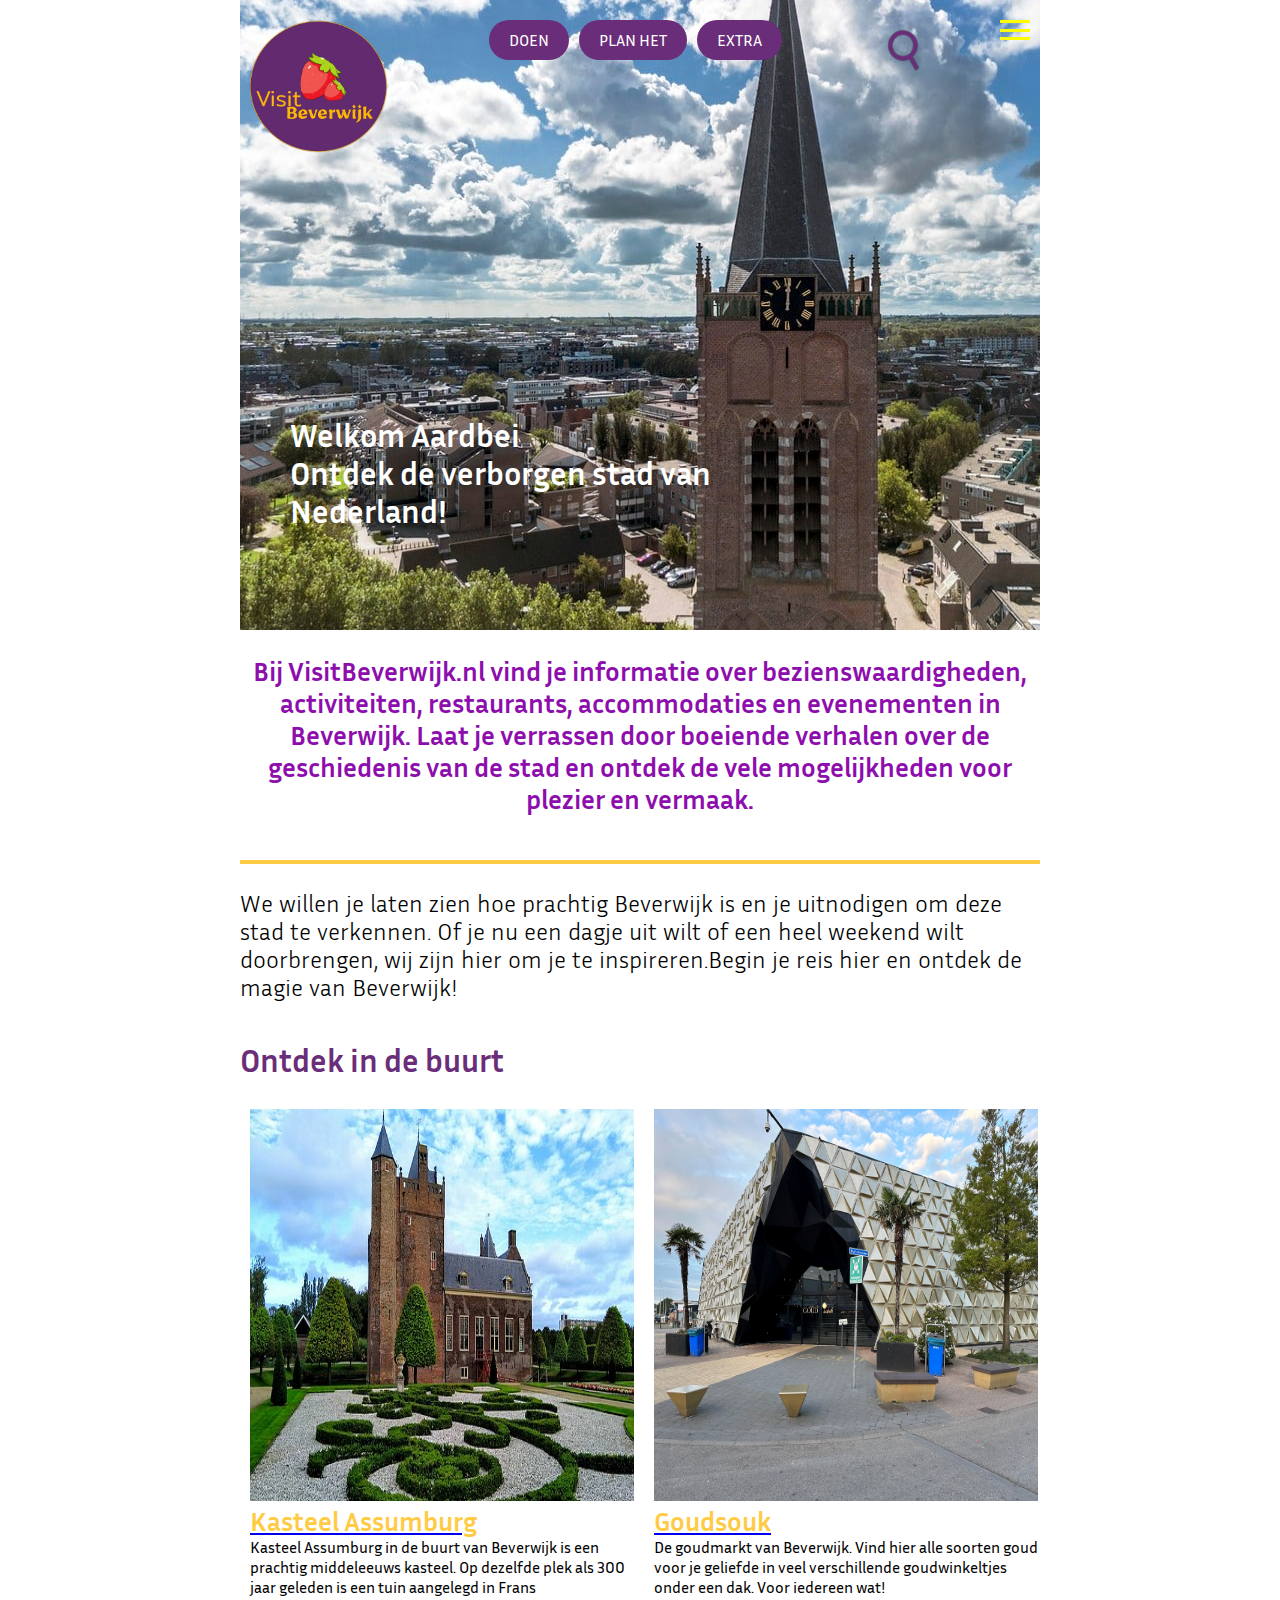
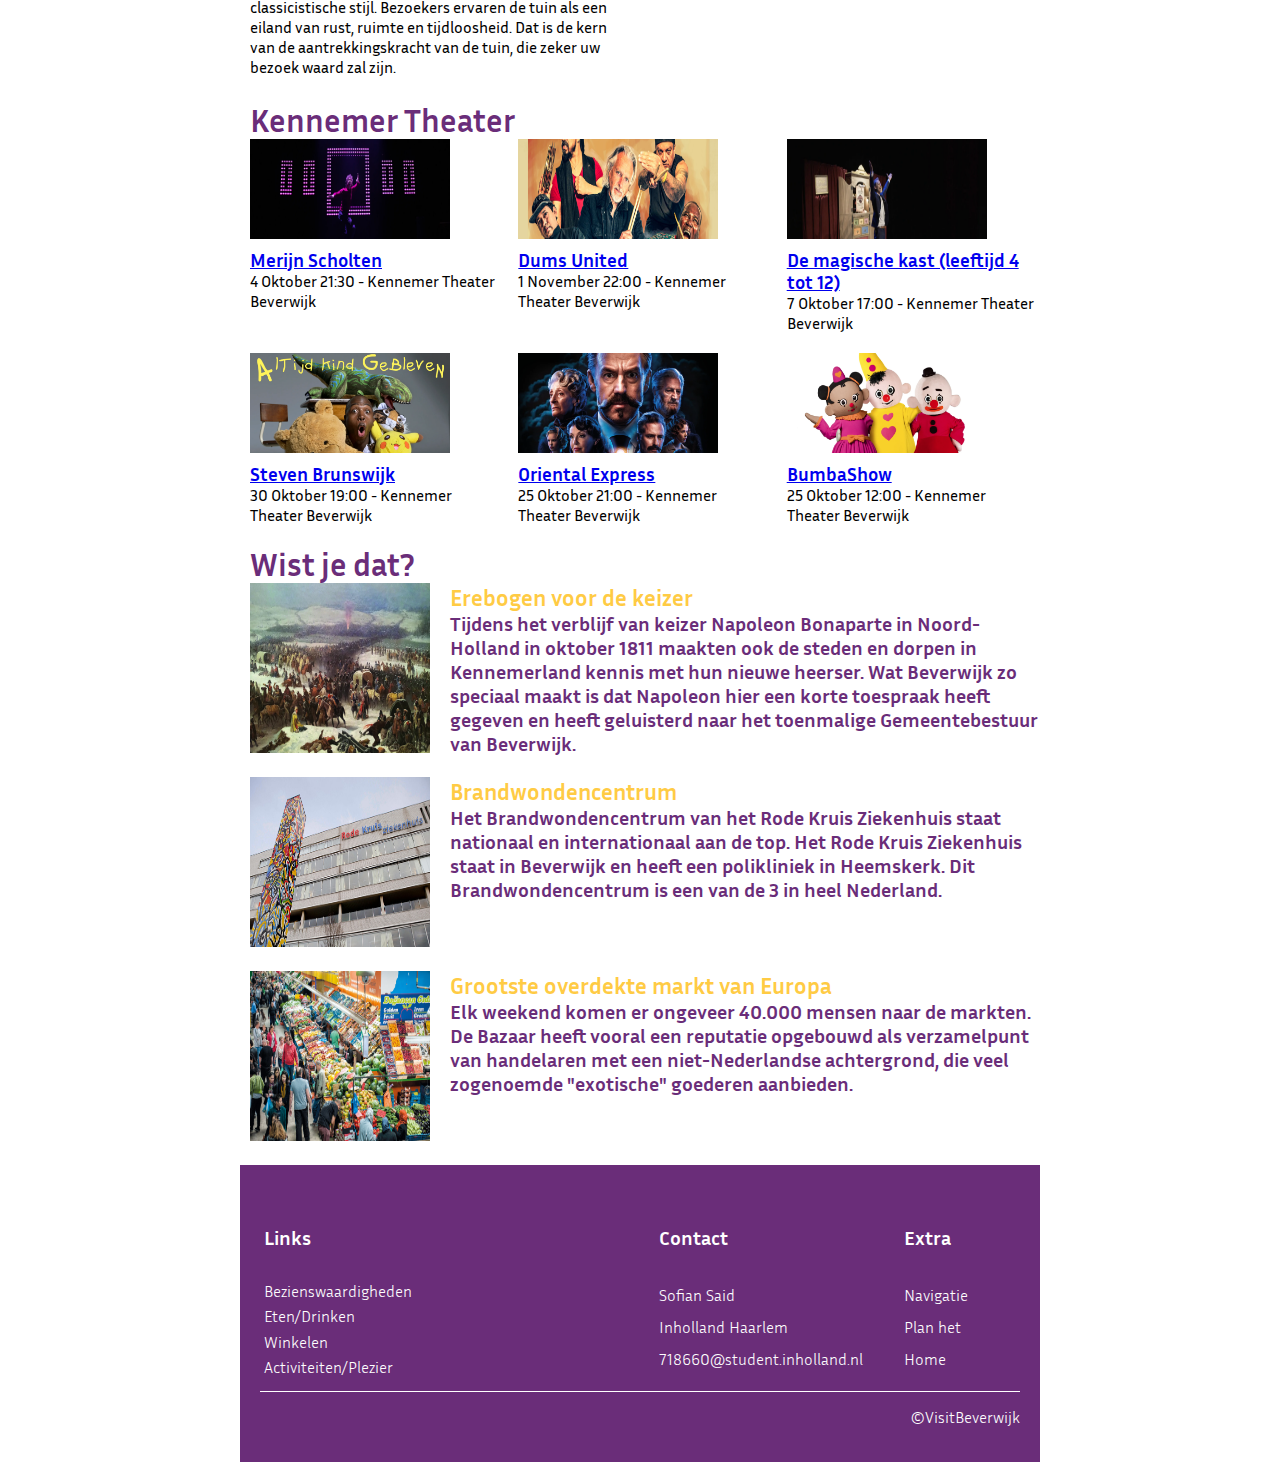
<file: index.html>
<!DOCTYPE html>

<html>
    <head>
        <meta charset="UTF-8">
        <meta name="description" content="Website voor Beverwijkbezoekers">
        <meta name="author" content="Sofian Said">
        <link rel="stylesheet" href="css/websitestyle.css" type="text/css">
        <link rel="icon" href="img/favicon-16x16.png" type="image/png">
        <link rel="preconnect" href="https://fonts.googleapis.com">
        <link rel="preconnect" href="https://fonts.gstatic.com" crossorigin>
        <link href="https://fonts.googleapis.com/css2?family=Inria+Sans:ital,wght@0,300;0,400;0,700;1,300;1,400;1,700&display=swap" rel="stylesheet">

        <title>VisitBeverwijk</title>
    </head>
    <body>
        <header id="bovenkant">

            <!--logo-->
            <img title="Logo" id="websitelogo" src="img/LOGOVOORWEBSITE_93x100.png" alt="Website Logo"/>
            <!-- hor nav-->
            <nav id="mainnav" class="verticale-menu">
                <ul>
                    <li>
                        <a href="doen.html">
                            Doen
                        </a>
                    </li>
                    <li>
                        <a href="#" >
                            Plan het
                        </a>
                    </li>
                    <li>
                        <a href="#" >
                            Extra
                        </a>
                    </li>
                </ul>
            </nav>
            <!--zoek-->
            <a id="vraag" href="#" onclick="openSearch()">
                <img src="img/zoeklogo.png" alt="Search Icon"/>
            </a>
            <script>
                function openSearch() 
                { 
                    alert("Zoek...");
                }
            </script>
        
        <input type="checkbox" id="menu-toggle">
            <label for="menu-toggle" class="hamburger">
                <span></span>
                <span></span>
                <span></span>
            </label>

            <nav class="menu">
                <ul>
                    <li><a href="#">Bezienswaardigheden</a></li>
                    <li><a href="#">Winkelen</a></li>
                    <li><a href="#">Eten/drinken</a></li>
                    <li><a href="#">Activiteiten</a></li>
                </ul>
            </nav>

            <!-- payoff -->
            <h1 id="payoff">
                    
                    <p><strong>Welkom Aardbei</strong><p>Ontdek de verborgen stad van Nederland!</p>
            </h1>
        </header>

        <section id="eersteintro">
            <p>Bij VisitBeverwijk.nl vind je informatie over bezienswaardigheden, activiteiten, restaurants, accommodaties en evenementen in Beverwijk. Laat je verrassen door boeiende verhalen over de geschiedenis van de stad en ontdek de vele mogelijkheden voor plezier en vermaak.</p>
        </section>
        <section class="lijn"></section>

        <section id="tweedeintro">
            <p>We willen je laten zien hoe prachtig Beverwijk is en je 
                uitnodigen om deze stad te verkennen. Of je nu een dagje 
                uit wilt of een heel weekend wilt doorbrengen, wij zijn 
                hier om je te inspireren.Begin je reis hier en ontdek de magie van Beverwijk!

            </p>
            
        </section>

        <h1>Ontdek in de buurt</h1>

        <section id="ontdeksectie">
            <article id="assumburg" class="article">
                <a href="https://www.kasteeltuinassumburg.nl/">
                <img title="kasteelassumburg" id="kasteelassumburg" src="/img/kasteelassumburg.jpg" alt="Foto van Kasteel">
                <h3>Kasteel Assumburg</h3>
                </a>
                <p>Kasteel Assumburg in de buurt van Beverwijk is een prachtig middeleeuws kasteel. Op dezelfde plek als 300 jaar geleden is een tuin aangelegd in Frans classicistische stijl. Bezoekers ervaren de tuin als een eiland van rust, ruimte en tijdloosheid. Dat is de kern van de aantrekkingskracht van de tuin, die zeker uw bezoek waard zal zijn.</p>
            </article>
            <article id="goudsouk" class="article">
                <a href="https://debazaar.nl/hallen/goudsouk/">
                <img title="goudsouk" id="goudsouk" src="/img/goudsouk.png" alt="Foto van goudsouk">
                <h3>Goudsouk</h3>
                </a>
                <p>De goudmarkt van Beverwijk. Vind hier alle soorten goud voor je geliefde in veel verschillende goudwinkeltjes onder een dak. Voor iedereen wat!</p>
            </article>
        </section>
        <h2 class="kennemertheater">Kennemer Theater</h2>
        <section id="kennemertheatersection">            
            <article id="Merijn" class="article-inhoud">
            <a href="https://www.kennemertheater.nl/">
                <img title="Merijnscholtenfoto" id="Merijnscholtenfoto" src="/img/evenement11536x480.webp" alt="Merijn Scholten">
                <h3>Merijn Scholten</h3>
            </a>
                <p>4 Oktober 21:30 - Kennemer Theater Beverwijk</p>
            </article>
            <article id="Dums" class="article-inhoud">
            <a href="https://www.kennemertheater.nl/">
                <img title="Dums" id="Dumsunitedfoto" src="/img/evenement2.webp" alt="Dumsunited">                
                <h3>Dums United</h3>
            </a>
                <p>1 November 22:00 - Kennemer Theater Beverwijk</p>
            </article>
            <article id="Magisch" class="article-inhoud">
            <a href="https://www.kennemertheater.nl/">
                <img title="MagischeKaart" id="MagischeKaartfoto" src="/img/evenement3.webp" alt="MagischeKaart">                
                <h3>De magische kast (leeftijd 4 tot 12)</h3>
            </a>
                <p>7 Oktober 17:00 - Kennemer Theater Beverwijk</p>
            </article>
            <article id="Steven" class="article-inhoud">
            <a href="https://www.kennemertheater.nl/">
                <img title="Stevenbrunswijk" id="Stevenbrunswijkfoto" src="/img/evenemnt5.webp" alt="Stevenbrunswijk">                
                <h3>Steven Brunswijk</h3>
            </a>
                <p>30 Oktober 19:00 - Kennemer Theater Beverwijk</p>
            </article>
            <article id="Murder" class="article-inhoud">
            <a href="https://www.kennemertheater.nl/">
                <img title="Oriental" id="MurderOrientalfoto" src="/img/img16980_orig-1536x720.webp" alt="MurderOriental">                
                <h3>Oriental Express</h3>
            </a>
                <p>25 Oktober 21:00 - Kennemer Theater Beverwijk</p>
            </article>
            <article id="Bumba" class="article-inhoud">
            <a href="https://www.kennemertheater.nl/">
                <img title="Bumba" id="BumbaShow" src="/img/6.webp" alt="BumbaShow">                
                <h3>BumbaShow</h3>
            </a>
                <p>25 Oktober 12:00 - Kennemer Theater Beverwijk</p>
            </article>
        </section>
        <section id="wistjedat" class="wistjedat-inhoud">
            <h2>Wist je dat?</h2>
            <article class="articletext">
                <figure class="figure-inhoud">
                    <img title="Napoleon" id="fotovannapoleon" src="img/29466947-fb0d-47c0-9230-eac54c869a49_thumb1440.webp"  alt="Napoleon"> 
                </figure>
                <article class="articles-inhoud">
                    <h3>Erebogen voor de keizer</h3>
                    <p>
                        Tijdens het verblijf van keizer Napoleon Bonaparte in
                        Noord-Holland in oktober 1811 maakten ook de steden en dorpen in
                        Kennemerland kennis met hun nieuwe heerser. Wat Beverwijk zo
                        speciaal maakt is dat Napoleon hier een korte toespraak heeft
                        gegeven en heeft geluisterd naar het toenmalige Gemeentebestuur
                        van Beverwijk.
                    </p>
                </article>
            </article>
            <article class="articletext">
                <figure class="figure-inhoud">
                    <img title="rodekruis" id="fotovanziekenhuis" src="img/Wim-Meijer-Fotografie_MG_9884-715x407-715x407.jpg"  alt="RodeKruis">
                </figure>
                <article class="articles-inhoud">
                    <h3>Brandwondencentrum</h3>
                    <p>
                        Het Brandwondencentrum van het Rode Kruis Ziekenhuis staat
                        nationaal en internationaal aan de top. Het Rode Kruis
                        Ziekenhuis staat in Beverwijk en heeft een polikliniek in
                        Heemskerk. Dit Brandwondencentrum is een van de 3 in heel
                        Nederland.
                    </p>
                </article>
            </article>
            <article class="articletext">
                <figure class="figure-inhoud">
                    <img title="bazaar" id="fotovanbazaar" src="img/Bazaar_Beverwijk05.jpg"  alt="Bazaar">
                </figure>
                <article class="articles-inhoud">
                    <h3>Grootste overdekte markt van Europa</h3>
                    <p>
                        Elk weekend komen er ongeveer 40.000 mensen naar de markten. De Bazaar heeft vooral een reputatie opgebouwd als verzamelpunt van handelaren met een niet-Nederlandse achtergrond, die veel zogenoemde "exotische" goederen aanbieden.
                    </p>
                </article>
            </article>
        </section>
        
     <footer id="onderkant">
        <section class="footer-inhoud">
            <article class="links">
                <h3>Links</h3>
                <ul>
                    <li><a href="bezienswaardigheden.html">Bezienswaardigheden</a></li>
                    <li><a href="eten.html">Eten/Drinken</a></li>
                    <li><a href="winkelen.html">Winkelen</a></li>
                    <li><a href="activiteiten.html">Activiteiten/Plezier</a></li>
                </ul>
            </article>
            <section class="contact">
                <h3>Contact</h3>
                <p>Sofian Said</p>
                <p>Inholland Haarlem</p>
                <p>718660@student.inholland.nl</p>

            </section>
            <section class="extra">
                <h3>Extra</h3>
                <article>
                <ul>
                    <li><a href="#">Navigatie</a></li>
                    <li><a href="#">Plan het</a></li>
                    <li><a href="index.html">Home</a></li>
                </ul>
                </article>
            </section>

        </section>
        <section class="copyright">&copy;VisitBeverwijk</section>
     </footer>
    </body>
</html>
</file>
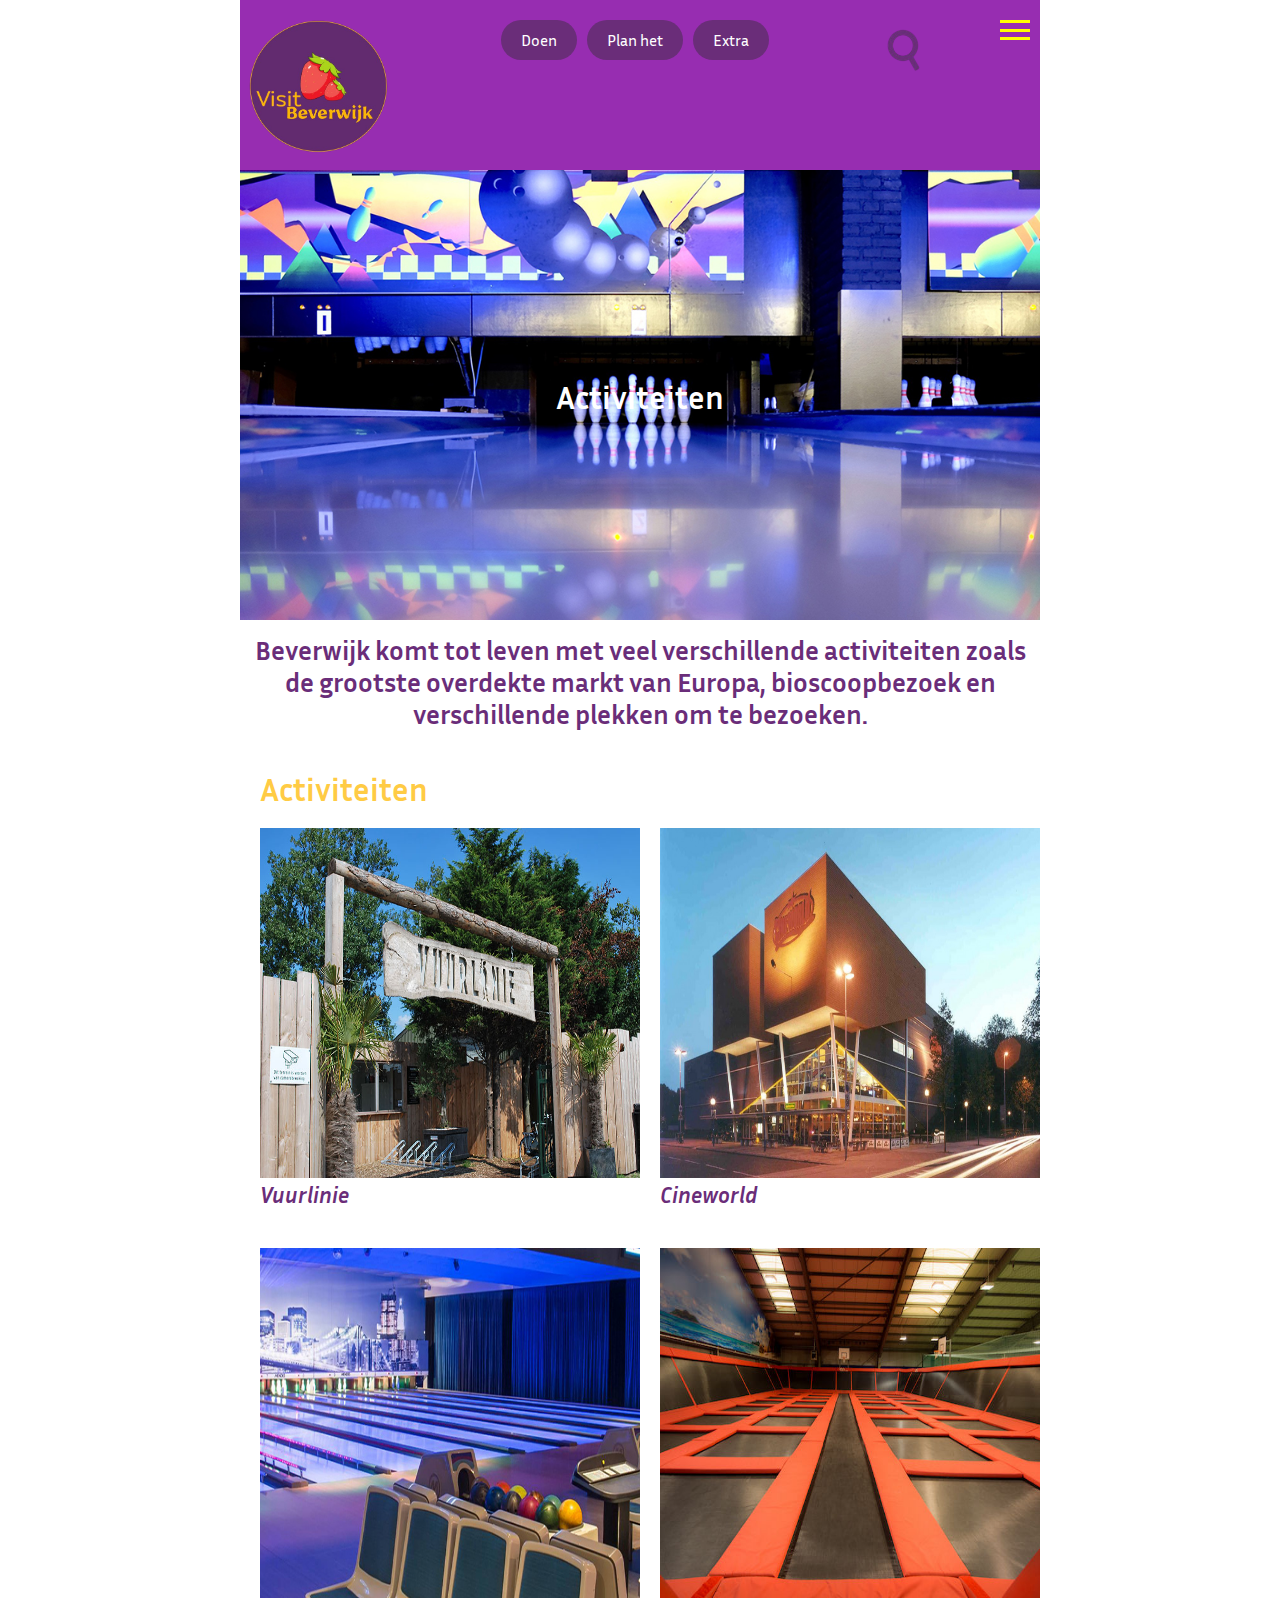
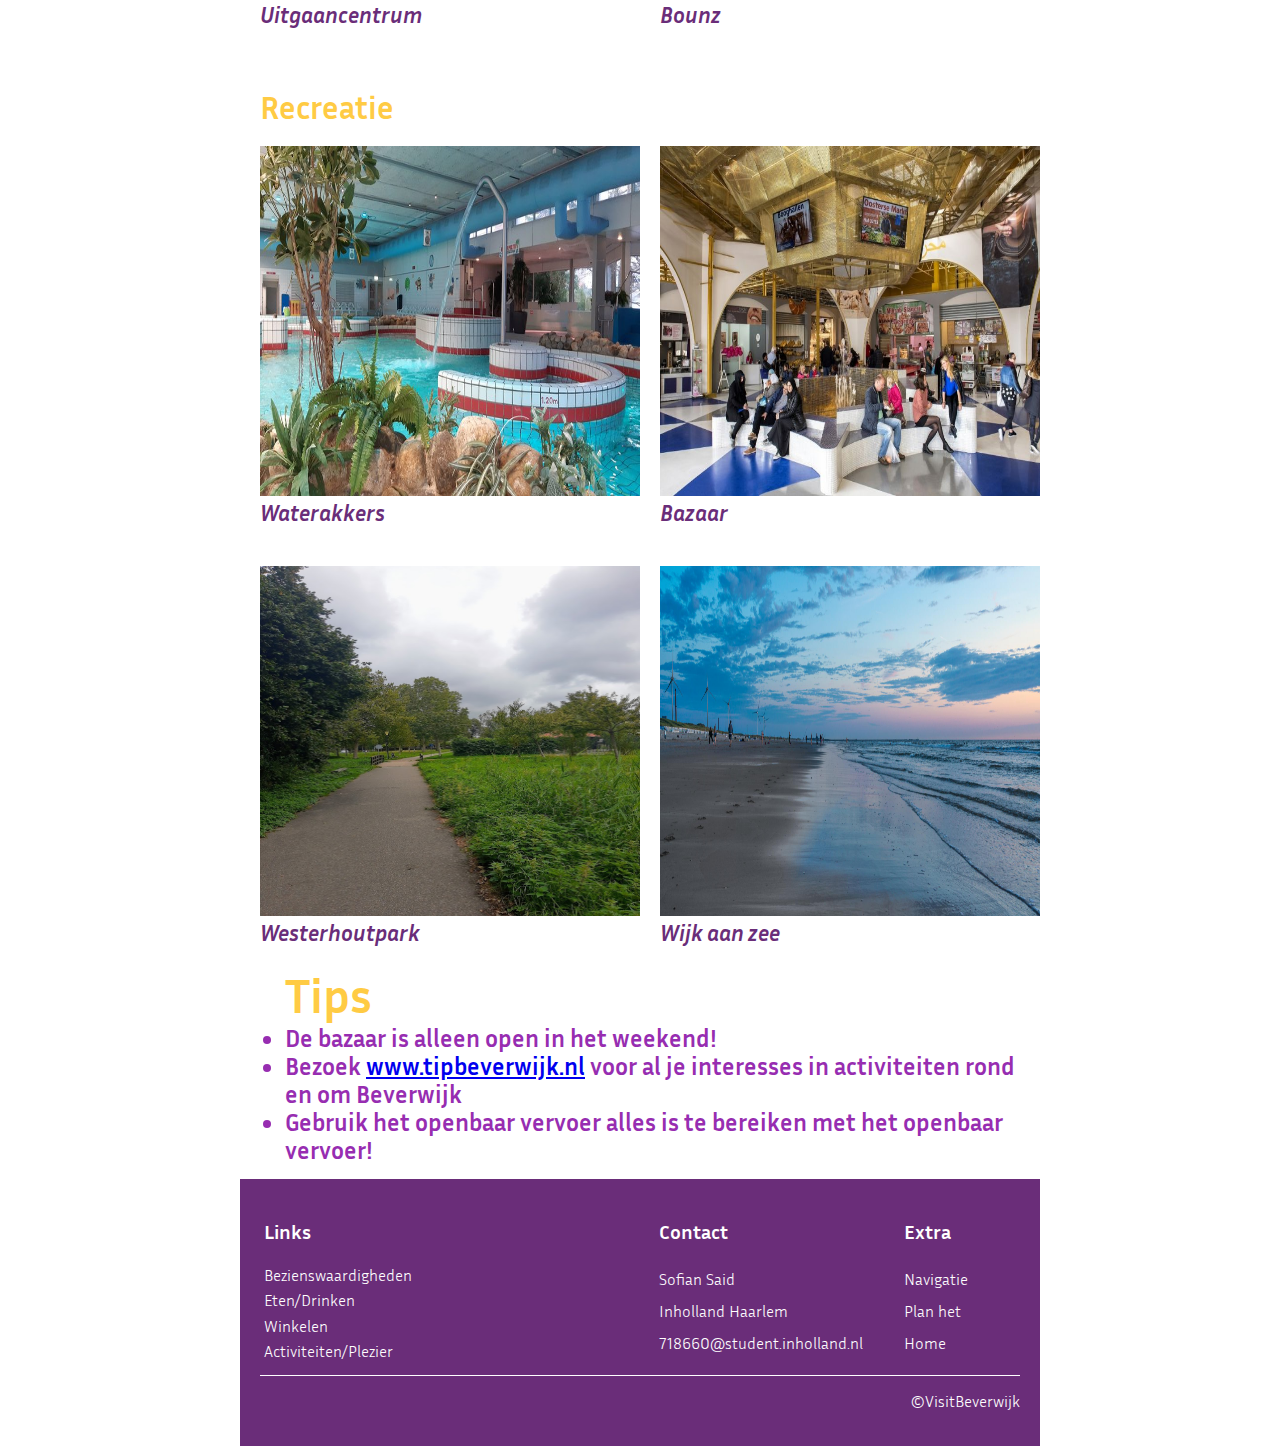
<file: activiteiten.html>
<!DOCTYPE html>
<html lang="en">
<head>
    <meta charset="UTF-8">
    <meta name="viewport" content="width=device-width, initial-scale=1.0">
    <meta name="author" content="Sofian Said">
    <link rel="stylesheet" href="css/detailpagina2en3.css" type="text/css">
    <link rel="icon" href="img/favicon-16x16.png" type="image/png">
    <link href="https://fonts.googleapis.com/css2?family=Inria+Sans:ital,wght@0,300;0,400;0,700;1,300;1,400;1,700&display=swap" rel="stylesheet">
    <title>Activiteiten</title>
</head>

<body>
    <header id="bovenkantdetail">
        <section class="header-content">
            <a href="index.html">
            <img title="Logo" id="websitelogo" src="img/LOGOVOORWEBSITE_93x100.png" alt="Website Logo"/>
            </a>
            <nav id="mainnav" class="verticale-menu">
                <ul>
                    <li>
                        <a href="doen.html">
                            Doen
                        </a>
                    </li>
                    <li>
                        <a href="#" >
                            Plan het
                        </a>
                    </li>
                    <li>
                        <a href="#" >
                            Extra
                        </a>
                    </li>
                </ul>
            </nav>
    
            <a id="vraag" href="#" onclick="openSearch()">
                <img title="zoeklogo" src="img/zoeklogo.png" alt="Search Icon"/>
            </a>
            <script>
                function openSearch() 
                { 
                    alert("Zoek...");
                }
            </script>
        
            <input type="checkbox" id="menu-toggle">
            <label for="menu-toggle" class="hamburger">
                <span></span>
                <span></span>
                <span></span>
            </label>
    
            <nav class="menu">
                <ul>
                    <li><a href="bezienswaardigheden.html">Bezienswaardigheden</a></li>
                    <li><a href="winkelen.html">Winkelen</a></li>
                    <li><a href="eten.html">Eten/drinken</a></li>
                    <li><a href="activiteiten.html">Activiteiten</a></li>
                </ul>
            </nav>
        </section>
        </header>

        <section id="introfoto">
            <img title="bowlen" src="/img/Bowlingbaan.jpg" alt="foto bowlen">
            <h1>
                <strong>Activiteiten</strong>
            </h1>
            </section>
    
            <p class="introtext">
                Beverwijk komt tot leven met veel verschillende activiteiten zoals de grootste overdekte markt van Europa, bioscoopbezoek en verschillende plekken om te bezoeken.            
            </p>

            <section id="eten-drinken">
                <h1 class="Uitgebreid-eten">Activiteiten</h1>
        
                <article class="vierfotos">
                <figure>
                    <a href="https://vuurlinie-events.nl/" target="_blank">
                    <img title="vuurlinie" src="/img/Vuurlinie.jpg" alt="vuurlinie">
                    <figcaption>
                        <em>Vuurlinie</em>
                    </figcaption>
                    </a>
                </figure>
        
                <figure>
                    <a href="https://www.cineworld.nl/" target="_blank">
                    <img title="cineworld" src="/img/cineworld.jpg" alt="cineworld">
                    <figcaption>
                        <em>Cineworld</em>
                    </figcaption>
                    </a>
                </figure>
                </article>
        
                <article class="vierfotos">
                <figure>
                    <a href="https://bij45.nl/" target="_blank">
                    <img title="bobz" src="/img/bobs-22070609180929.jpg" alt="bobz">
                    <figcaption>
                        <em>Uitgaancentrum</em>
                    </figcaption>
                    </a>
                </figure>
        
                <figure>
                    <a href="https://www.tipbeverwijk.nl/locations/bounz/" target="_blank">
                    <img title="bounz" src="/img/bounz.jpg" alt="bounz">
                    <figcaption>
                        <em>Bounz</em>
                    </figcaption>
                    </a>
                </figure>
                </article>
                </section>
        
                <section id="eten-drinken">
                    <h1 class="snel-eten">Recreatie</h1>
            
                    <article class="vierfotos">
                    <figure>
                        <a href="https://waterakkers.sportfondsen.nl/" target="_blank">
                        <img title="waterakers"  src="/img/waterakkers.jpg" alt="waterakers">
                        <figcaption>
                            <em>Waterakkers</em>
                        </figcaption>
                        </a>
                    </figure>
            
                    <figure>
                        <a href="https://debazaar.nl/" target="_blank">
                        <img title="bazaar" src="/img/activiteitenbazaar.jpg" alt="Bazaar">
                        <figcaption>
                            <em>Bazaar</em>
                        </figcaption>
                        </a>
                    </figure>
                    </article>
            
                    <article class="vierfotos">
                    <figure>
                        <a href="https://www.wandel.nl/routes/beverwijk/" target="_blank">
                        <img title="park" src="/img/wandelen.jpg" alt="park">
                        <figcaption>
                            <em>Westerhoutpark</em>
                        </figcaption>
                        </a>
                    </figure>
            
                    <figure>
                        <a href="https://wijkaanzee.net/nl/strand.php" target="_blank">
                        <img title="strand" src="/img/wijkaanzee.jpg" alt="strand">
                        <figcaption>
                            <em>Wijk aan zee</em>
                        </figcaption>
                        </a>
                    </figure>
                    </article>
                    </section>

                    <section id="tips-section" class="tip-section">
                        <article class="tips">
                            <h1>Tips</h1>
                            <ul>
                                <li>De bazaar is alleen open in het weekend!</li>
                                <li>Bezoek <a href="https://www.tipbeverwijk.nl" target="_blank">www.tipbeverwijk.nl</a> voor al je interesses in activiteiten rond en om Beverwijk</li>
                                <li>Gebruik het openbaar vervoer alles is te bereiken met het openbaar vervoer!</li>
                            </ul>
                        </article>
                    </section>

                <footer id="onderkant">
                    <section class="footer-inhoud">
                        <article class="links">
                            <h3>Links</h3>
                            <ul>
                                <li><a href="bezienswaardigheden.html">Bezienswaardigheden</a></li>
                                <li><a href="eten.html">Eten/Drinken</a></li>
                                <li><a href="winkelen.html">Winkelen</a></li>
                                <li><a href="activiteiten.html">Activiteiten/Plezier</a></li>
                            </ul>
                        </article>
                        <section class="contact">
                            <h3>Contact</h3>
                            <p>Sofian Said</p>
                            <p>Inholland Haarlem</p>
                            <p>718660@student.inholland.nl</p>
            
                        </section>
                        <section class="extra">
                            <h3>Extra</h3>
                            <article>
                            <ul>
                                <li><a href="#">Navigatie</a></li>
                                <li><a href="#">Plan het</a></li>
                                <li><a href="index.html">Home</a></li>
                            </ul>
                        </article>
                        </section>
            
                    </section>
                    <section class="copyright">&copy;VisitBeverwijk</section>
                </footer>
</body>
</html>
</file>
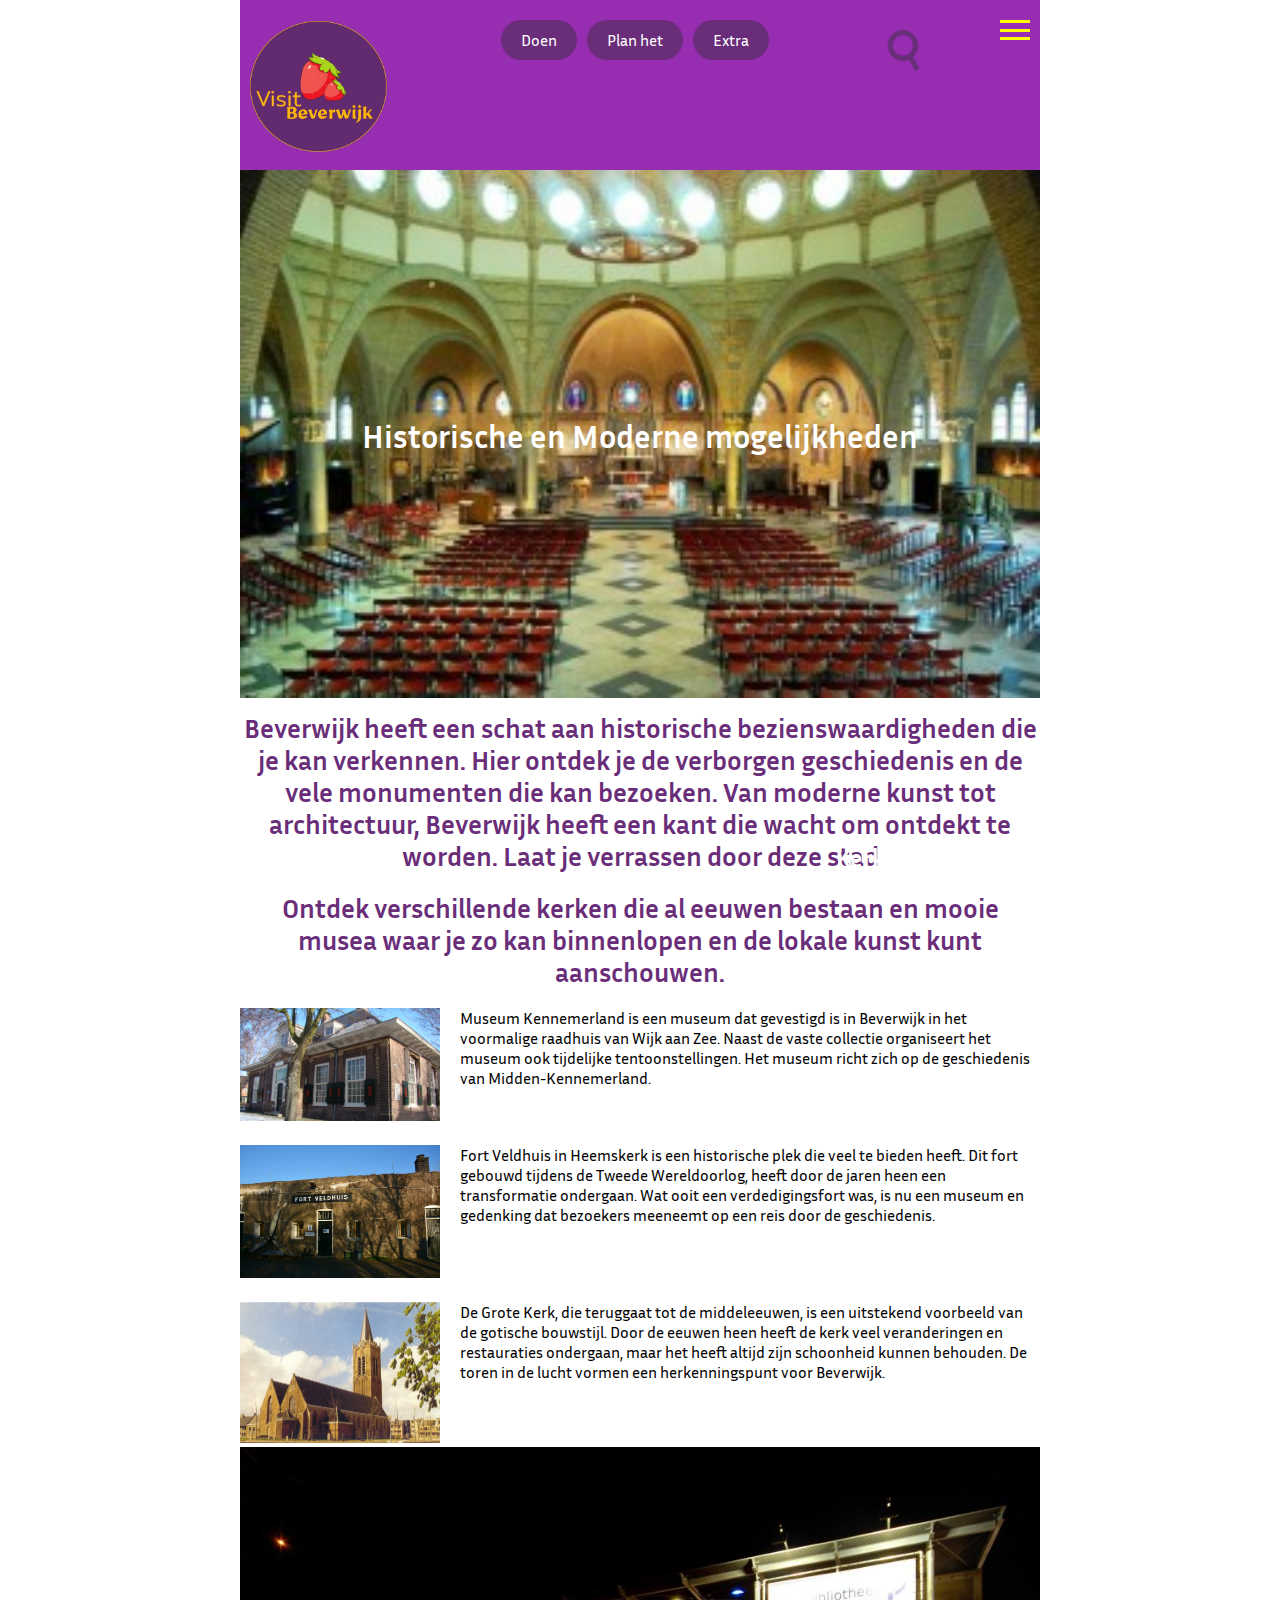
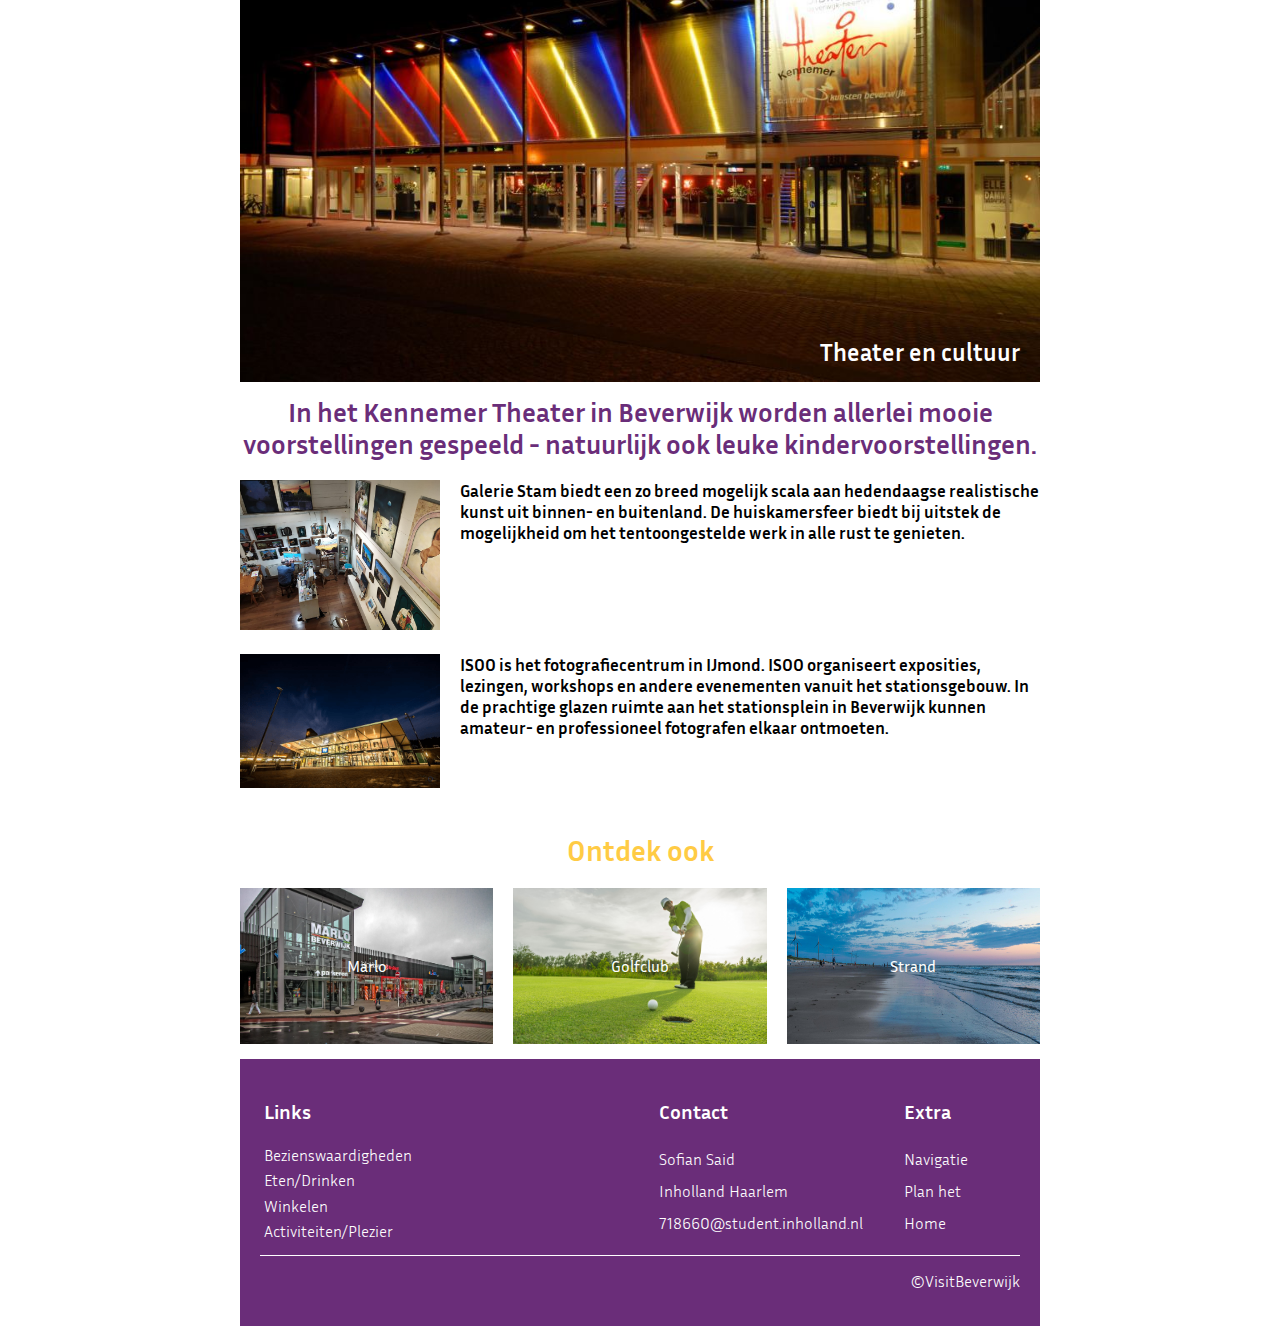
<file: bezienswaardigheden.html>
<!DOCTYPE html>
<html lang="en">
<head>
    <meta charset="UTF-8">
    <meta name="viewport" content="width=device-width, initial-scale=1.0">
    <meta name="description" content="inhoud detailpagina 2">
    <meta name="author" content="Sofian Said">
    <link rel="stylesheet" href="css/detailpagina2en3.css" type="text/css">
    <link rel="icon" href="img/favicon-16x16.png" type="image/png">
    <link href="https://fonts.googleapis.com/css2?family=Inria+Sans:ital,wght@0,300;0,400;0,700;1,300;1,400;1,700&display=swap" rel="stylesheet">

    <title>Bezienswaardigheden</title>
</head>
<body>
    <header id="bovenkantdetail">
        <section class="header-content">
        <a href="index.html">
        <img title="Logo" id="websitelogo" src="img/LOGOVOORWEBSITE_93x100.png" alt="Website Logo"/>
        </a>
        <nav id="mainnav" class="verticale-menu">
            <ul>
                <li>
                    <a href="doen.html">
                        Doen
                    </a>
                </li>
                <li>
                    <a href="#" >
                        Plan het
                    </a>
                </li>
                <li>
                    <a href="#" >
                        Extra
                    </a>
                </li>
            </ul>
        </nav>

        <a id="vraag" href="#" onclick="openSearch()">
            <img title="zoeklogo" src="img/zoeklogo.png" alt="Search Icon"/>
        </a>
        <script>
            function openSearch() 
            { 
                alert("Zoek...");
            }
        </script>
    
        <input type="checkbox" id="menu-toggle">
        <label for="menu-toggle" class="hamburger">
            <span></span>
            <span></span>
            <span></span>
        </label>

        <nav class="menu">
            <ul>
                <li><a href="bezienswaardigheden.html">Bezienswaardigheden</a></li>
                <li><a href="eten.html">Eten/drinken</a></li>
                <li><a href="winkelen.html">Winkelen</a></li>
                <li><a href="activiteiten.html">Activiteiten</a></li>
            </ul>
        </nav>
        </section>
    </header>

    <section id="introfoto">
        <img title="binnekantkerk" src="/img/fototoptekstkerk.jpg" alt="foto binnenkant kerk">
        <h1>
            <p>Historische en Moderne mogelijkheden</p>
        </h1>
    </section>

        <p class="introtext">
        Beverwijk heeft een schat aan historische bezienswaardigheden die je kan verkennen. Hier ontdek je de verborgen geschiedenis en de vele monumenten die kan bezoeken. Van moderne kunst tot architectuur, Beverwijk heeft een kant die wacht om ontdekt te worden. Laat je verrassen door deze stad
        </p>

    <section class="eerstefotomettext">
        <im title="kerk" src="/img/sint-agathakerk-beverwijk.jpg" alt="foto van kerk">
        <h2>Kerken en musea</h2>
    </section>

    <p class="textondereerstefoto">
        Ontdek verschillende kerken die al eeuwen bestaan en mooie musea waar je zo kan binnenlopen en de lokale kunst kunt aanschouwen.
    </p>

    <section id="fotosvanplek-text">
        <article class="text-foto">
            <figure class="inhoud-figure">
                <img title="kennemerland" id="museakennemerland" src="img/musea kennemerland.jpg" alt="foto van musea Kennemerland">
            </figure>
            <article class="articlestext-inhoud">
                <p>
                    Museum Kennemerland is een museum dat gevestigd is in Beverwijk in het voormalige raadhuis van Wijk aan Zee. Naast de vaste collectie organiseert het museum ook tijdelijke tentoonstellingen. Het museum richt zich op de geschiedenis van Midden-Kennemerland.
                </p>
            </article>
        </article>

        <article class="text-foto">
            <figure class="inhoud-figure">
                <img title="fortveldhuis" id="fortveldhuis" src="img/fortveldhuis.jpg" alt="foto van fortveldhuis">
            </figure>
            <article class="articlestext-inhoud">
                <p>
                    Fort Veldhuis in Heemskerk is een historische plek die veel te bieden heeft. Dit fort gebouwd tijdens de Tweede Wereldoorlog, heeft door de jaren heen een transformatie ondergaan. Wat ooit  een verdedigingsfort was, is nu een museum en gedenking dat bezoekers meeneemt op een reis door de geschiedenis.
                </p>
            </article>
        </article>

        <article class="text-foto">
            <figure class="inhoud-figure">
                <img title="grotekerk" id="grotekerk" src="img/grote kerk.jpg" alt="foto van de grote kerk">
            </figure>
            <article class="articlestext-inhoud">
                <p>
                    De Grote Kerk, die teruggaat tot de middeleeuwen, is een uitstekend voorbeeld van de gotische bouwstijl. Door de eeuwen heen heeft de kerk veel veranderingen en restauraties ondergaan, maar het heeft altijd zijn schoonheid kunnen behouden. De toren in de lucht vormen een herkenningspunt voor Beverwijk.
                </p>
            </article>
        </article>
    </section>

    <section class="tweedefotomettext">
        <img title="theater" src="/img/kennemer_theater_uitagenda.jpg" alt="foto van theater">
        <h2>Theater en cultuur</h2>
    </section>

    <p class="textondereerstefoto">
        In het Kennemer Theater in Beverwijk worden allerlei mooie voorstellingen gespeeld - natuurlijk ook leuke kindervoorstellingen.
    </p>

    <section id="fotosvantweedeplek-text">
        <article class="text-tweedefoto">
            <figure class="inhoud-figuretwee">
                <img title="galeriestam" id="galeriestam" src="img/galerie-atelier-stam.jpg" alt="foto van galeriestam">
            </figure>
            <article class="articlestexttweede-inhoud">
                <p>
                    Galerie Stam biedt een zo breed mogelijk scala aan hedendaagse realistische kunst uit binnen- en buitenland. De huiskamersfeer biedt bij uitstek de mogelijkheid om het tentoongestelde werk in alle rust te genieten.                
                </p>
            </article>
        </article>

        <article class="text-tweedefoto">
            <figure class="inhoud-figuretwee">
                <img title="isoo" id="isoo" src="img/isoo.png" alt="foto van isoo">
            </figure>
            <article class="articlestexttweede-inhoud">
                <p>
                    ISOO is het fotografiecentrum in IJmond. ISOO organiseert exposities, lezingen, workshops en andere evenementen vanuit het stationsgebouw. In de prachtige glazen ruimte aan het stationsplein in Beverwijk kunnen amateur- en professioneel fotografen elkaar ontmoeten.                
                </p>
            </article>
        </article>
    </section>
    
    <p class="ontdektekst">
        Ontdek ook
    </p>
    
    <section id="ontdekfotos">
        <figure>
            <a href="https://marlobeverwijk.nl/">
                <img title="marlo" src="/img/marloterein.webp" alt="Foto marlo">
                <figcaption>Marlo</figcaption>
            </a>
        </figure>

        <figure>
            <a href="https://www.heemskerksegolfclub.nl/">
                <img title="golfclub" src="/img/golfheemskerk.jpg" alt="Foto golfclub">
                <figcaption>Golfclub</figcaption>
            </a>
        </figure>

        <figure>
            <a href="https://wijkaanzee.net/nl/strand.php">
                <img title="strand" src="/img/wijkaanzee.jpg" alt="Foto strand">
                <figcaption>Strand</figcaption>
            </a>
        </figure>
    </section>

    <footer id="onderkant">
        <section class="footer-inhoud">
            <article class="links">
                <h3>Links</h3>
                <ul>
                    <li><a href="bezienswaardigheden.html">Bezienswaardigheden</a></li>
                    <li><a href="eten.html">Eten/Drinken</a></li>
                    <li><a href="winkelen.html">Winkelen</a></li>
                    <li><a href="activiteiten.html">Activiteiten/Plezier</a></li>
                </ul>
            </article>
            <section class="contact">
                <h3>Contact</h3>
                <p>Sofian Said</p>
                <p>Inholland Haarlem</p>
                <p>718660@student.inholland.nl</p>

            </section>
            <section class="extra">
                <h3>Extra</h3>
                <article>
                <ul>
                    <li><a href="#">Navigatie</a></li>
                    <li><a href="#">Plan het</a></li>
                    <li><a href="index.html">Home</a></li>
                </ul>
                </article>
            </section>

        </section>
        <section class="copyright">&copy;VisitBeverwijk</section>
    </footer>

</body>
</html>
</file>
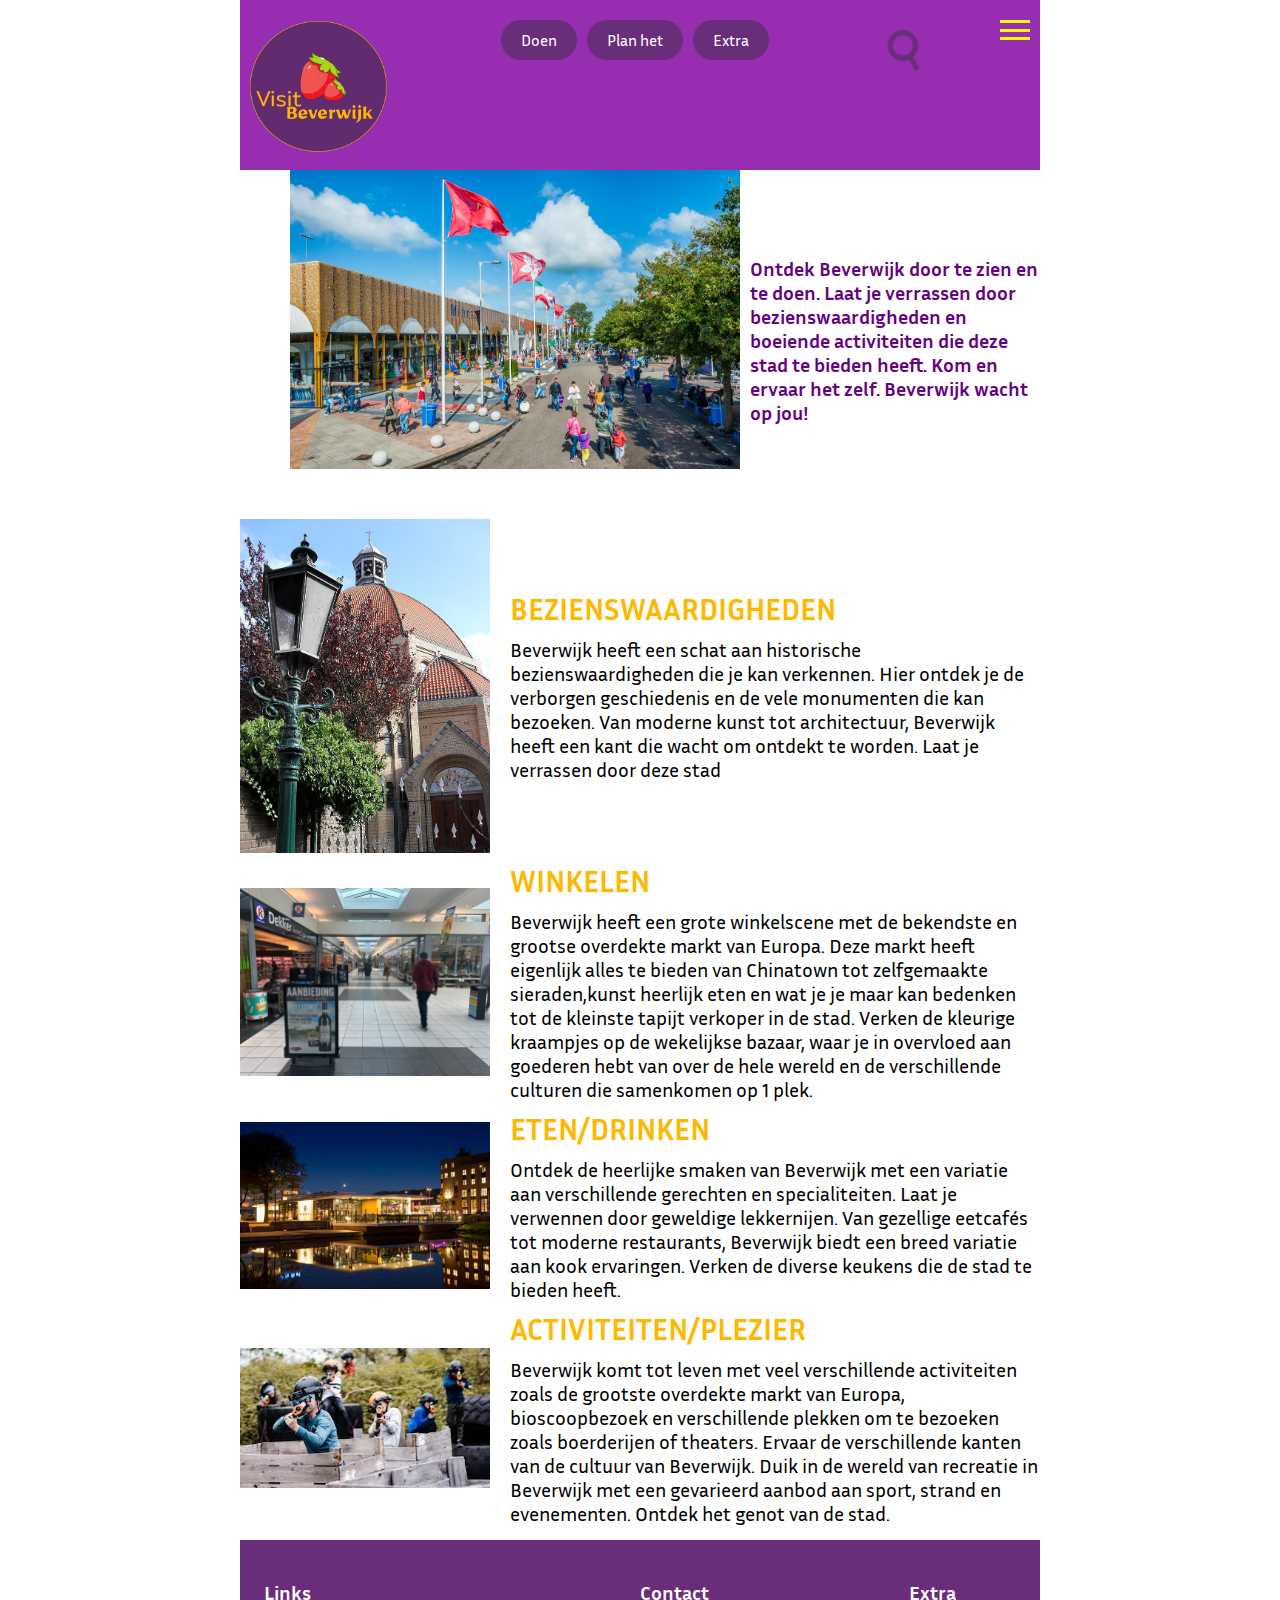
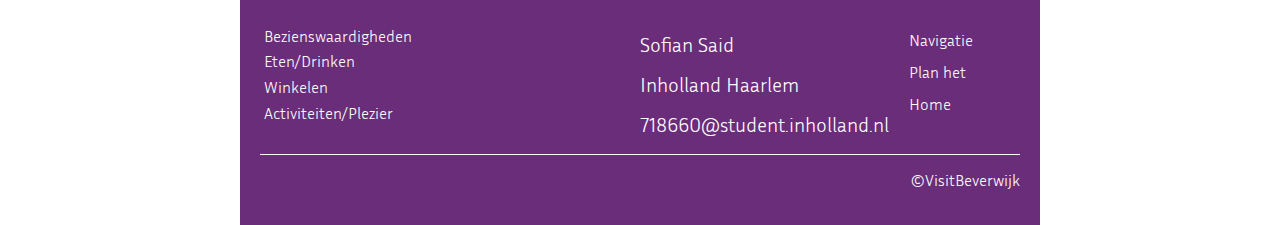
<file: doen.html>
<!DOCTYPE html>
<html lang="en">
<head>
    <meta charset="UTF-8">
    <meta name="description" content="Website voor Beverwijkbezoekers">
    <meta name="author" content="Sofian Said">
    <meta name="viewport" content="width-device-width, initial-scale=1.0">
    <link rel="stylesheet" href="css/doen.css" type="text/css">
    <link rel="icon" href="img/favicon-16x16.png" type="image/png">
    <link href="https://fonts.googleapis.com/css2?family=Inria+Sans:ital,wght@0,300;0,400;0,700;1,300;1,400;1,700&display=swap" rel="stylesheet">

    <title>Doen</title>
</head>
<body>
    <header id="bovenkantdetail">
        <section class="header-content">
        <a href="index.html">
        <img title="Logo" id="websitelogo" src="img/LOGOVOORWEBSITE_93x100.png" alt="Website Logo"/>
        </a>
        <nav id="mainnav" class="verticale-menu">
            <ul>
                <li>
                    <a href="doen.html">
                        Doen
                    </a>
                </li>
                <li>
                    <a href="#" >
                        Plan het
                    </a>
                </li>
                <li>
                    <a href="#" >
                        Extra
                    </a>
                </li>
            </ul>
        </nav>

        <a id="vraag" href="#" onclick="openSearch()">
            <img title="zoeklogo" src="img/zoeklogo.png" alt="Search Icon"/>
        </a>
        <script>
            function openSearch() 
            { 
                alert("Zoek...");
            }
        </script>
    
    <input type="checkbox" id="menu-toggle">
        <label for="menu-toggle" class="hamburger">
            <span></span>
            <span></span>
            <span></span>
        </label>

        <nav class="menu">
            <ul>
                <li><a href="#">Bezienswaardigheden</a></li>
                <li><a href="#">Winkelen</a></li>
                <li><a href="#">Eten/drinken</a></li>
                <li><a href="#">Activiteiten</a></li>
            </ul>
        </nav>
        </section>
    </header>

    <section id="doenintro">
        <article id="doen" class="articledoen">
            <img title="bazaar" id="doenbazaar" src="/img/doenbazaar.jpg" alt="foto van de bazaar">
            <p>Ontdek Beverwijk door te zien en te doen. Laat je verrassen door bezienswaardigheden en boeiende activiteiten die deze stad te bieden heeft. Kom en ervaar het zelf. Beverwijk wacht op jou!</p>
        </article>
    </section>

    <section id="vier-articles">
        <img title="aghatakerkingang" src="img/aghatakerkingang.JPG" alt="foto van sint-agathakerk-beverwijk">
        <article class="vierarticlestext">
            <h2><a href="bezienswaardigheden.html">BEZIENSWAARDIGHEDEN</a></h2>
            <p>
                Beverwijk heeft een schat aan historische bezienswaardigheden die je kan verkennen. Hier ontdek je de verborgen geschiedenis en de vele monumenten die kan bezoeken. Van moderne kunst tot architectuur, Beverwijk heeft een kant die wacht om ontdekt te worden. Laat je verrassen door deze stad
            </p>
        </article>
    </section>

    <section id="vier-articles">
        <img title="wijkerbaan" src="/img/Beverhofin.JPG" alt="foto van wijkerbaan">
        <article class="vierarticlestext">
            <h2><a href="winkelen.html">WINKELEN</a></h2>
            <p>
                Beverwijk heeft een grote winkelscene met de bekendste en grootse overdekte markt van Europa. Deze markt heeft eigenlijk alles te bieden van Chinatown tot zelfgemaakte sieraden,kunst heerlijk eten en wat je je maar kan bedenken tot de kleinste tapijt verkoper in de stad. Verken de kleurige kraampjes op de wekelijkse bazaar, waar je in overvloed aan goederen hebt van over de hele wereld en de verschillende culturen die samenkomen op 1 plek.        
            </p>
        </article>
    </section>

    <section id="vier-articles">
        <img title="buitenbrafoer" src="/img/brafoer.png" alt="foto van buiten brafoer">
        <article class="vierarticlestext">
            <h2><a href="eten.html">ETEN/DRINKEN</a></h2>
            <p>
                Ontdek de heerlijke smaken van Beverwijk met een variatie aan verschillende gerechten en specialiteiten. Laat je verwennen door geweldige lekkernijen. Van gezellige eetcafés tot moderne restaurants, Beverwijk biedt een breed variatie aan kook ervaringen. Verken de diverse keukens die de stad te bieden heeft.        
            </p>
        </article>
    </section>

    <section id="vier-articles">
        <img title="vuurlinie" src="/img/download.jpg" alt="foto van vuurlinie">       
         <article class="vierarticlestext">
            <h2><a href="activiteiten.html">ACTIVITEITEN/PLEZIER</a></h2>
            <p>
                Beverwijk komt tot leven met veel verschillende activiteiten zoals de grootste overdekte markt van Europa, bioscoopbezoek en verschillende plekken om te bezoeken zoals boerderijen of theaters. Ervaar de verschillende kanten van de cultuur van Beverwijk.  Duik in de wereld van recreatie in Beverwijk met een gevarieerd aanbod aan sport, strand en evenementen. Ontdek het genot van de stad.        
            </p>
        </article>
    </section>

    <footer id="onderkant">
        <section class="footer-inhoud">
            <article class="links">
                <h3>Links</h3>
                <ul>
                    <li><a href="bezienswaardigheden.html">Bezienswaardigheden</a></li>
                    <li><a href="eten.html">Eten/Drinken</a></li>
                    <li><a href="winkelen.html">Winkelen</a></li>
                    <li><a href="activiteiten.html">Activiteiten/Plezier</a></li>
                </ul>
            </article>
            <section class="contact">
                <h3>Contact</h3>
                <p>Sofian Said</p>
                <p>Inholland Haarlem</p>
                <p>718660@student.inholland.nl</p>

            </section>
            <section class="extra">
                <h3>Extra</h3>
                <article>
                <ul>
                    <li><a href="#">Navigatie</a></li>
                    <li><a href="#">Plan het</a></li>
                    <li><a href="index.html">Home</a></li>
                </ul>
                </article>
            </section>

        </section>
        <section class="copyright">&copy;VisitBeverwijk</section>
    </footer>
</body>
</html>
</file>
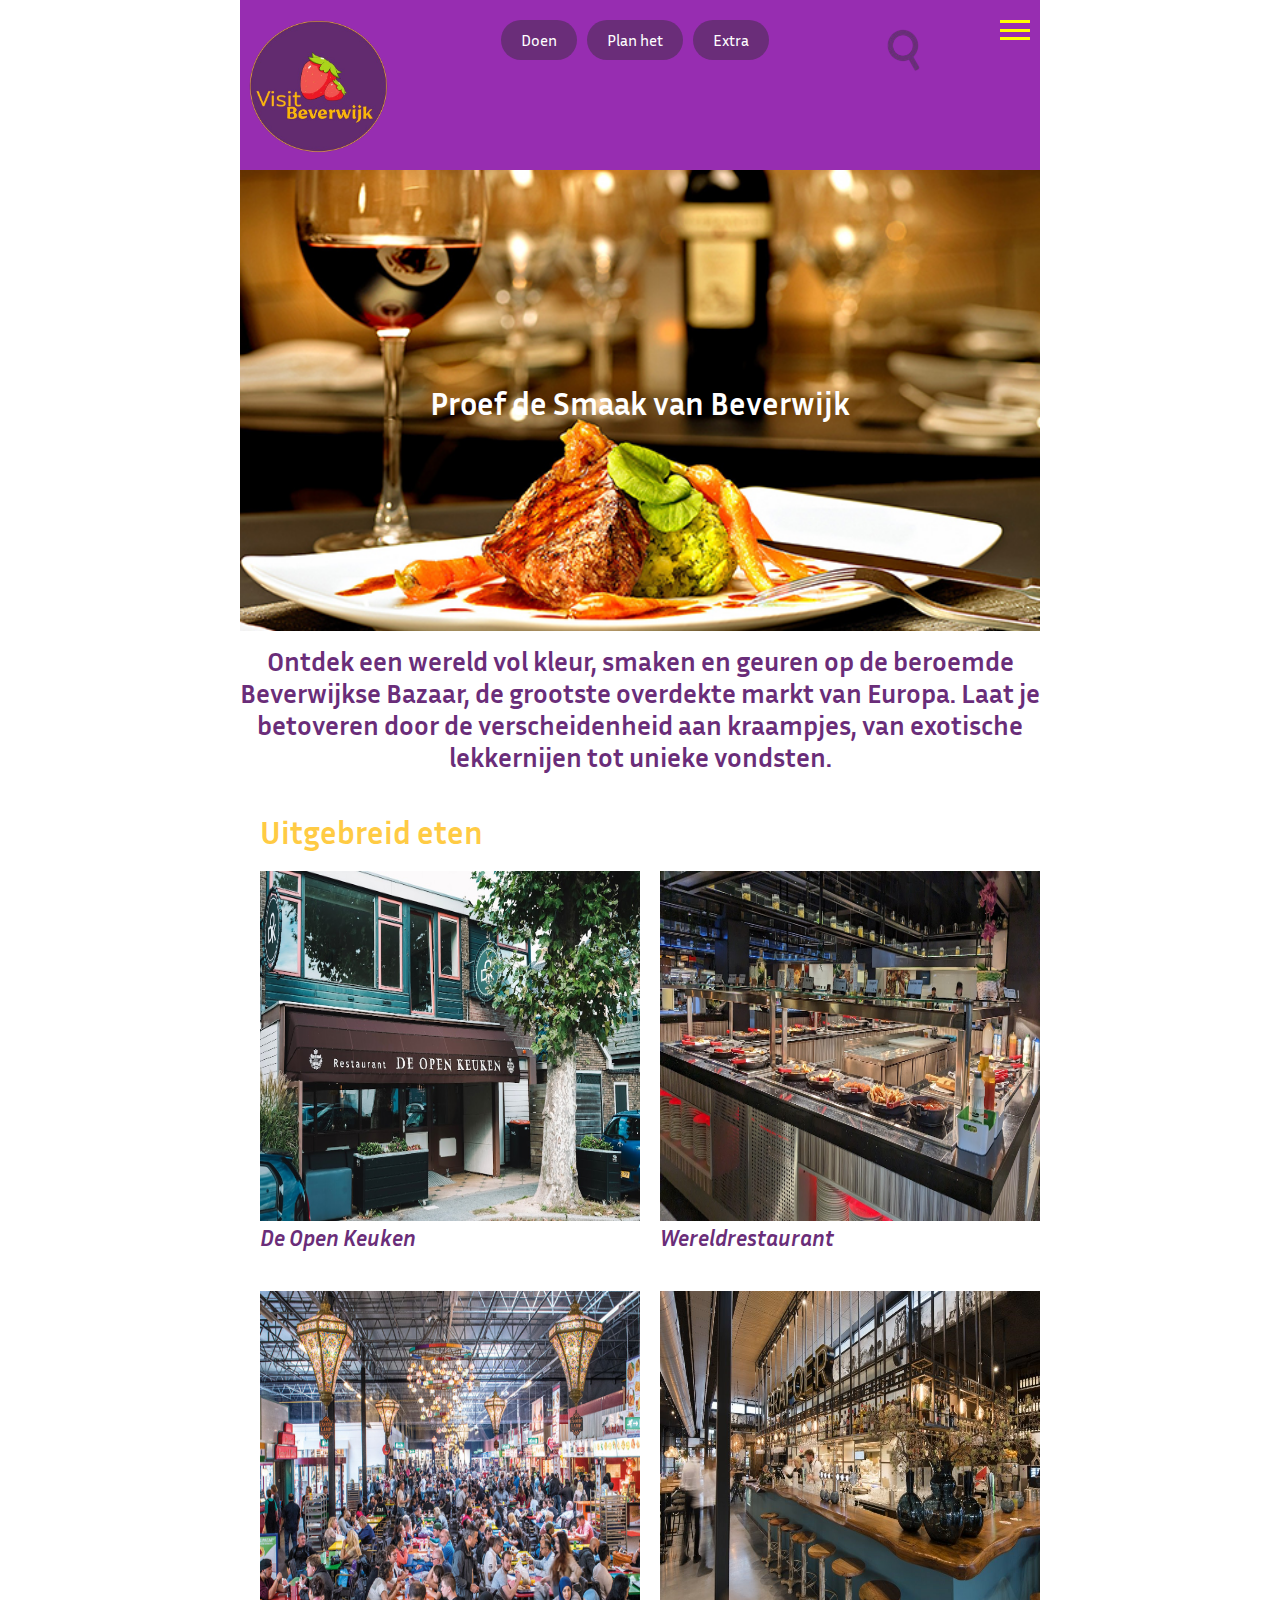
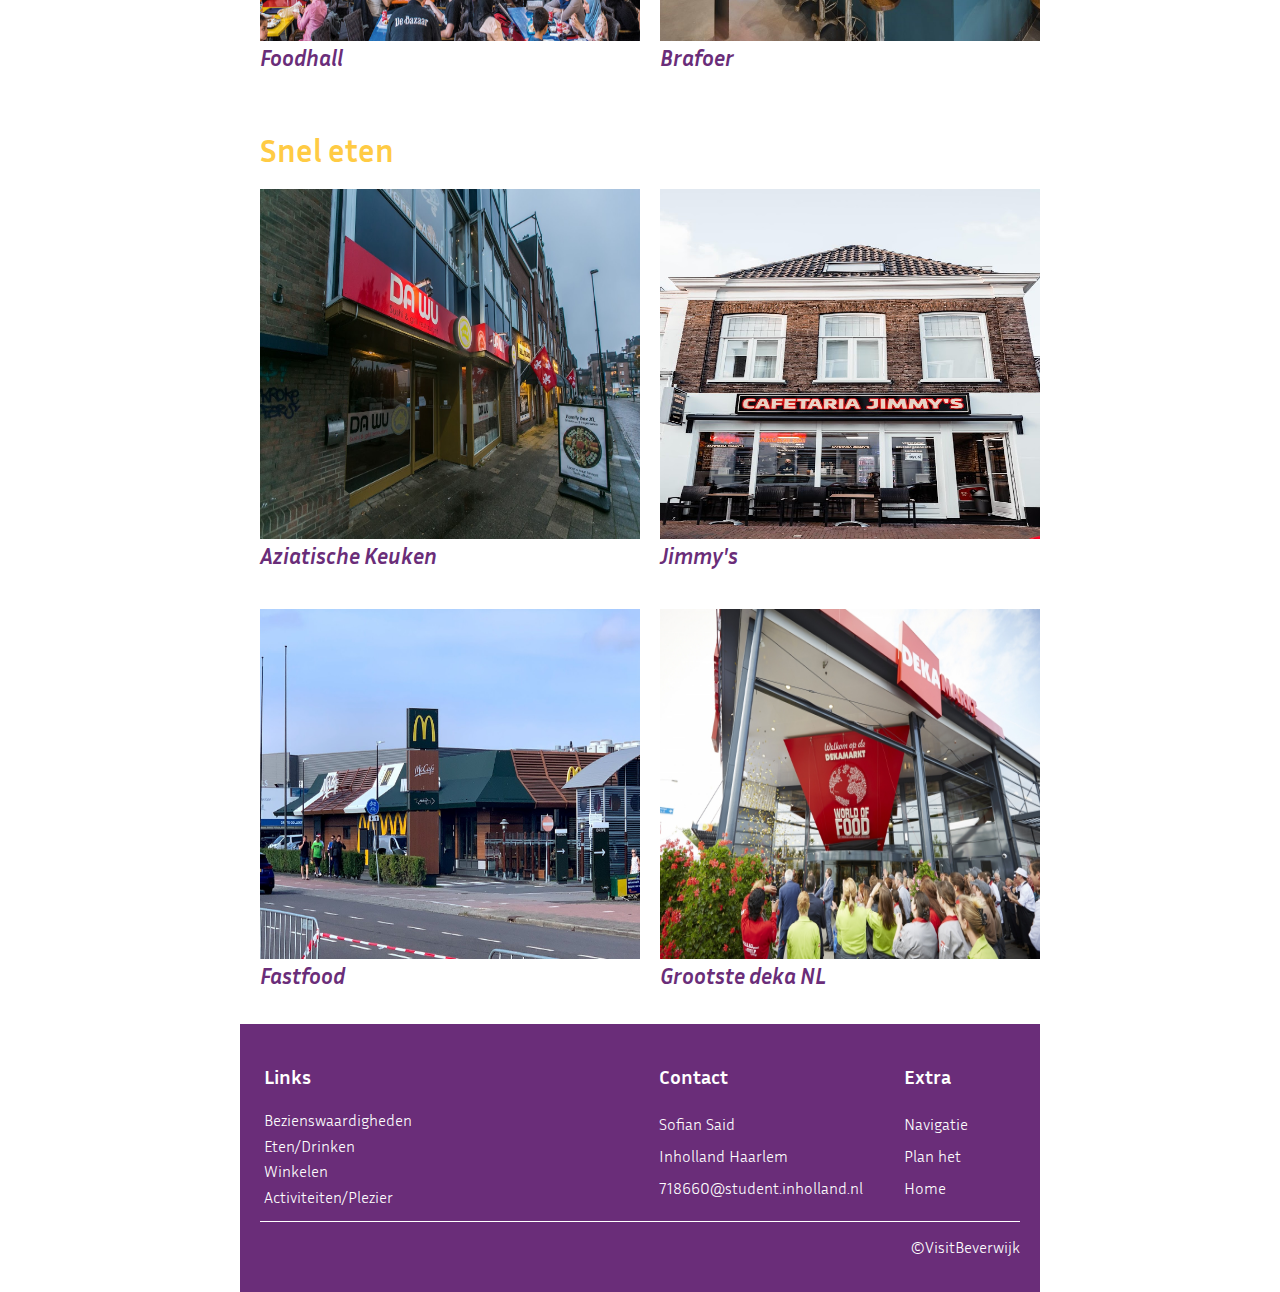
<file: eten.html>
<!DOCTYPE html>
<html lang="en">
<head>
    <meta charset="UTF-8">
    <meta name="description" content="Website voor Beverwijkbezoekers">
    <meta name="author" content="Sofian Said">
    <link rel="stylesheet" href="css/detailpagina2en3.css" type="text/css">
    <link rel="icon" href="img/favicon-16x16.png" type="image/png">
    <link href="https://fonts.googleapis.com/css2?family=Inria+Sans:ital,wght@0,300;0,400;0,700;1,300;1,400;1,700&display=swap" rel="stylesheet">

    <title>Eten en drinken</title>
</head>
<body>
    <header id="bovenkantdetail">
        <section class="header-content">
        <a href="index.html">
        <img title="Logo" id="websitelogo" src="img/LOGOVOORWEBSITE_93x100.png" alt="Website Logo"/>
        </a>
        <nav id="mainnav" class="verticale-menu">
            <ul>
                <li>
                    <a href="doen.html">
                        Doen
                    </a>
                </li>
                <li>
                    <a href="#" >
                        Plan het
                    </a>
                </li>
                <li>
                    <a href="#" >
                        Extra
                    </a>
                </li>
            </ul>
        </nav>

        <a id="vraag" href="#" onclick="openSearch()">
            <img title="zoeklogo" src="img/zoeklogo.png" alt="Search Icon"/>
        </a>
        <script>
            function openSearch() 
            { 
                alert("Zoek...");
            }
        </script>
    
        <input type="checkbox" id="menu-toggle">
        <label for="menu-toggle" class="hamburger">
            <span></span>
            <span></span>
            <span></span>
        </label>

        <nav class="menu">
            <ul>
                <li><a href="#">Bezienswaardigheden</a></li>
                <li><a href="#">Winkelen</a></li>
                <li><a href="#">Eten/drinken</a></li>
                <li><a href="#">Activiteiten</a></li>
            </ul>
        </nav>
        </section>
    </header>

    <section id="introfoto">
        <img title="eten" src="/img/eten-drinken.jpg" alt="foto eten">
        <h1>
            <p>Proef de Smaak van Beverwijk</p>
        </h1>
        </section>

        <p class="introtext">
            Ontdek een wereld vol kleur, smaken en geuren op de beroemde Beverwijkse Bazaar, de grootste overdekte markt van Europa. Laat je betoveren door de verscheidenheid aan kraampjes, van exotische lekkernijen tot unieke vondsten.        
        </p>

        <section id="eten-drinken">
        <h1 class="Uitgebreid-eten">Uitgebreid eten</h1>

        <article class="vierfotos">
        <figure>
            <a href="https://indeopenkeuken.nl/" target="_blank">
            <img title="openkeuken" src="/img/openkeuken.jpg" alt="openkeuken">
            <figcaption>
                <em>De Open Keuken</em>
            </figcaption>
            </a>
        </figure>

        <figure>
            <a href="https://wereldrestaurantbeverhof.nl/" target="_blank">
            <img title="wereldrestaurantbeverhof" src="/img/wereldrestaurant.jpg" alt="Wereldrestaurant">
            <figcaption>
                <em>Wereldrestaurant</em>
            </figcaption>
            </a>
        </figure>
        </article>

        <article class="vierfotos">
        <figure>
            <a href="https://debazaar.nl/hallen/food-hal/" target="_blank">
            <img title="foodhall" src="/img/BazaarETEN.jpg" alt="foodhall">
            <figcaption>
                <em>Foodhall</em>
            </figcaption>
            </a>
        </figure>

        <figure>
            <a href="https://www.brafoer.nl/beverwijk/" target="_blank">
            <img title="brafoerbinnen" src="/img/brafoerinside.jpg" alt="brafoer">
            <figcaption>
                <em>Brafoer</em>
            </figcaption>
            </a>
        </figure>
        </article>
        </section>

        <section id="eten-drinken">
            <h1 class="snel-eten">Snel eten</h1>
    
            <article class="vierfotos">
            <figure>
                <a href="https://www.dawu.nl/?gclid=EAIaIQobChMIrI6nuqqNggMV3p-DBx1wwQAmEAAYASAAEgJOBvD_BwE" target="_blank">
                <img title="dawu" src="/img/dawu.jpg" alt="dawu">
                <figcaption>
                    <em>Aziatische Keuken</em>
                </figcaption>
                </a>
            </figure>
    
            <figure>
                <a href="https://www.cafetariajimmys.nl/" target="_blank">
                <img title="jimmys" src="/img/jimmys.jpeg" alt="jimmys">
                <figcaption>
                    <em>Jimmy's</em>
                </figcaption>
                </a>
            </figure>
            </article>
    
            <article class="vierfotos">
            <figure>
                <a href="https://www.tripadvisor.nl/Restaurants-g671461-c10646-Beverwijk_North_Holland_Province.html" target="_blank">
                <img title="mac" src="/img/mac.jpg" alt="fastfood">
                <figcaption>
                    <em>Fastfood</em>
                </figcaption>
                </a>
            </figure>
    
            <figure>
                <a href="https://www.dekamarkt.nl/winkels/beverwijk/spoorsingel/119" target="_blank">
                <img title="deka" src="/img/deka.jpg" alt="deka">
                <figcaption>
                    <em>Grootste deka NL</em>
                </figcaption>
                </a>
            </figure>
            </article>
            </section>

            <footer id="onderkant">
                <section class="footer-inhoud">
                    <article class="links">
                        <h3>Links</h3>
                        <ul>
                            <li><a href="bezienswaardigheden.html">Bezienswaardigheden</a></li>
                            <li><a href="eten.html">Eten/Drinken</a></li>
                            <li><a href="winkelen.html">Winkelen</a></li>
                            <li><a href="activiteiten.html">Activiteiten/Plezier</a></li>
                        </ul>
                    </article>
                    <section class="contact">
                        <h3>Contact</h3>
                        <p>Sofian Said</p>
                        <p>Inholland Haarlem</p>
                        <p>718660@student.inholland.nl</p>
        
                    </section>
                    <section class="extra">
                        <h3>Extra</h3>
                        <article>
                        <ul>
                            <li><a href="#">Navigatie</a></li>
                            <li><a href="#">Plan het</a></li>
                            <li><a href="index.html">Home</a></li>
                        </ul>
                    </article>
                    </section>
        
                </section>
                <section class="copyright">&copy;VisitBeverwijk</section>
            </footer>
</body>
</html>
</file>
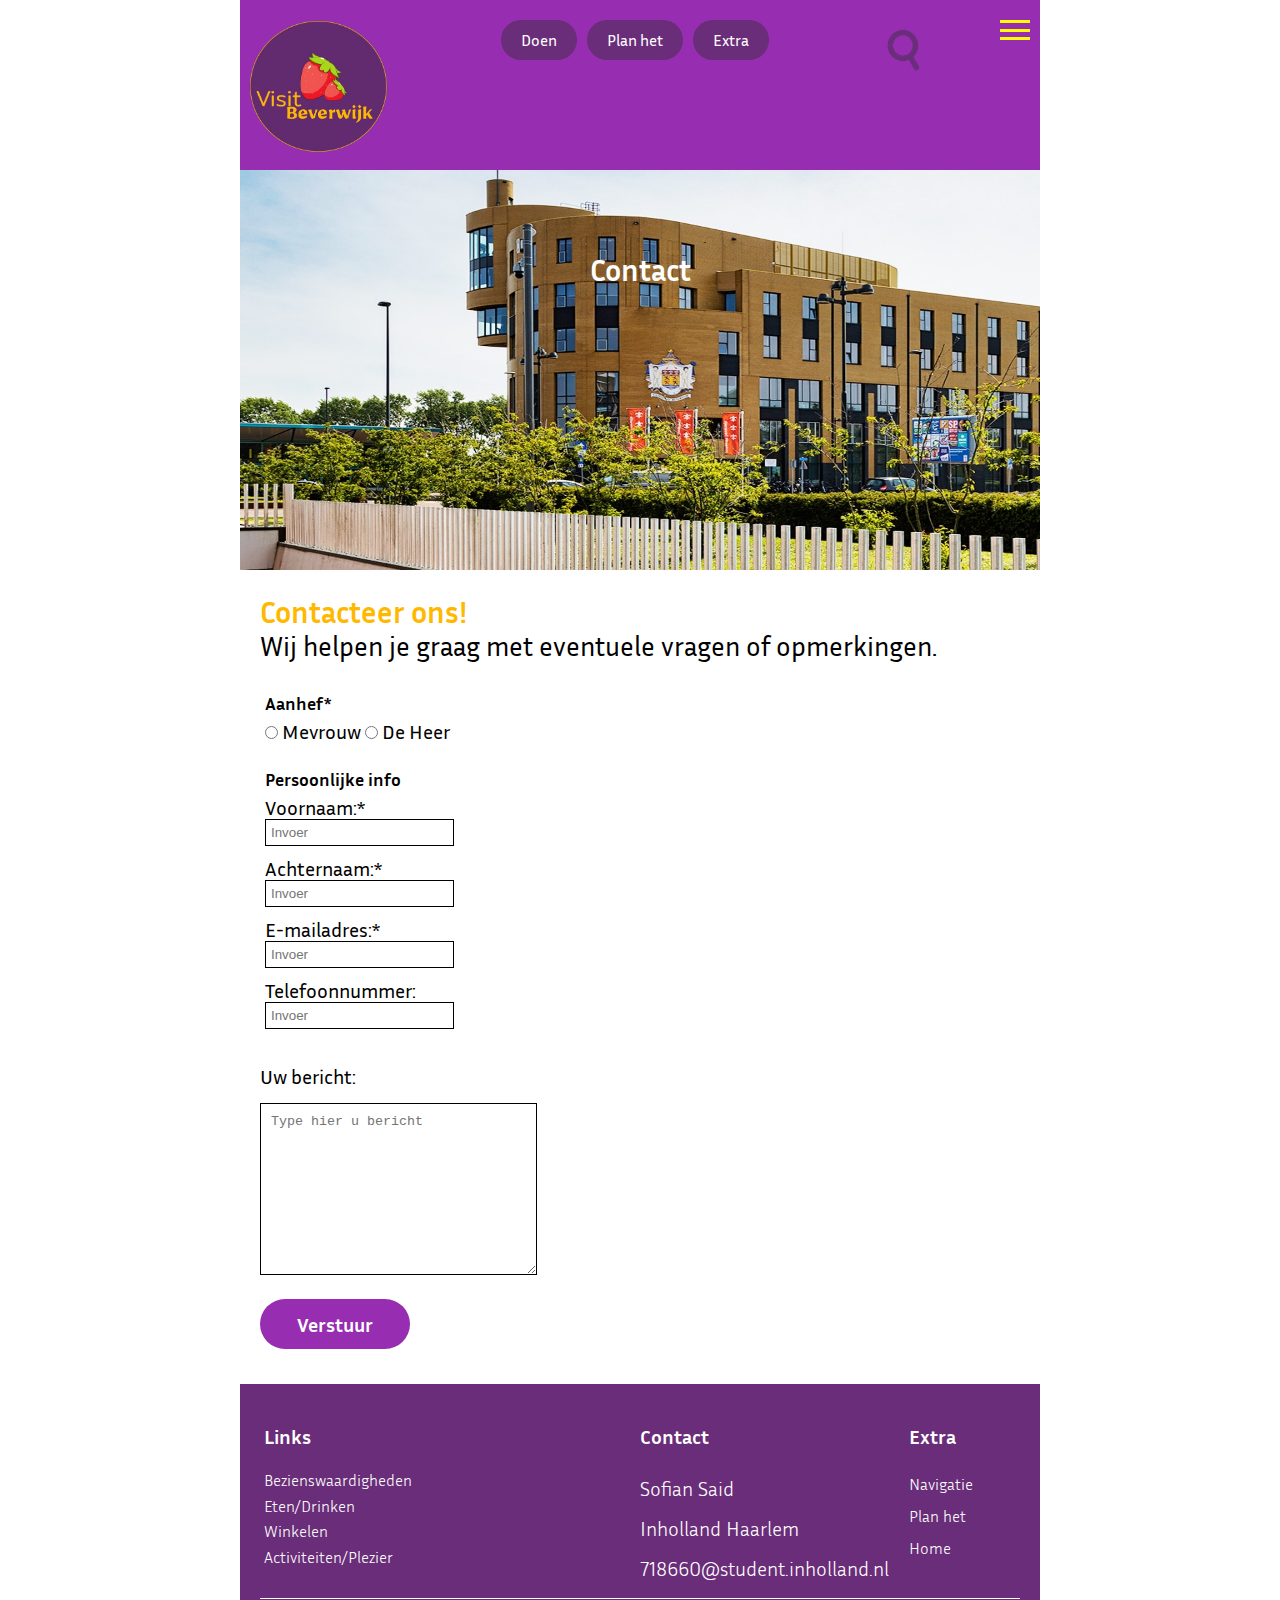
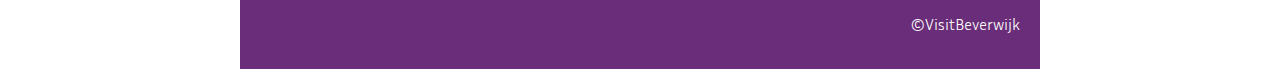
<file: form.html>
<!DOCTYPE html>
<html lang="en">
<head>
    <meta charset="UTF-8">
    <meta name="description" content="Website voor Beverwijkbezoekers">
    <meta name="author" content="Sofian Said">
    <meta name="viewport" content="width-device-width, initial-scale=1.0">
    <link rel="stylesheet" href="css/doen.css" type="text/css">
    <link rel="icon" href="img/favicon-16x16.png" type="image/png">
    <link href="https://fonts.googleapis.com/css2?family=Inria+Sans:ital,wght@0,300;0,400;0,700;1,300;1,400;1,700&display=swap" rel="stylesheet">

    <title>Doen</title>
</head>
<body class="form-body">
    <header id="bovenkantdetail">
        <section class="header-content">
        <a href="index.html">
        <img title="Logo" id="websitelogo" src="img/LOGOVOORWEBSITE_93x100.png" alt="Website Logo"/>
        </a>
        <nav id="mainnav" class="verticale-menu">
            <ul>
                <li>
                    <a href="doen.html">
                        Doen
                    </a>
                </li>
                <li>
                    <a href="#" >
                        Plan het
                    </a>
                </li>
                <li>
                    <a href="#" >
                        Extra
                    </a>
                </li>
            </ul>
        </nav>

        <a id="vraag" href="#" onclick="openSearch()">
            <img title="zoeklogo" src="img/zoeklogo.png" alt="Search Icon"/>
        </a>
        <script>
            function openSearch() 
            { 
                alert("Zoek...");
            }
        </script>
    
    <input type="checkbox" id="menu-toggle">
        <label for="menu-toggle" class="hamburger">
            <span></span>
            <span></span>
            <span></span>
        </label>

        <nav class="menu">
            <ul>
                <li><a href="bezienswaardigheden.html">Bezienswaardigheden</a></li>
                <li><a href="winkelen.html">Winkelen</a></li>
                <li><a href="eten.html">Eten/drinken</a></li>
                <li><a href="activiteiten.html">Activiteiten</a></li>
            </ul>
        </nav>
        </section>
    </header>

    <section id="introfoto">
        <img title="gemeente" src="/img/gemeentebeverwijk.jpg" alt="foto gemeente">
        <h1>
            <strong>Contact</strong>
        </h1>
        </section>

        <article id="contact">

            <aside>
            </aside>

            <h2>Contacteer ons!</h2>
            <p class="contactinfo">Wij helpen je graag met eventuele vragen of opmerkingen. </p>
        
        <form action="index.html" method="post">
            <fieldset>
                <legend>Aanhef*</legend>
                <p>
                    <input type="radio" name="aanhef" id="mevrouw" value="mevrouw">
                    <label for="mevrouw">Mevrouw</label>

                    <input type="radio" name="aanhef" id="heer" value="heer">
                    <label for="heer">De Heer</label>

                </p>
            </fieldset>
            <fieldset>
                <legend>Persoonlijke info</legend>
                <p>
                <label for="voornaam">Voornaam:*</label>
                <input type="text" name="voornaam" id="voornaam" placeholder="Invoer" required>
                
                <label for="achternaam">Achternaam:*</label>
                <input type="text" name="achternaam" id="achternaam" placeholder="Invoer" required>
                </p>
                <p>
                    <label for="email">E-mailadres:*</label>
                    <input type="email" name="email" id="email" placeholder="Invoer" required>
                    
                    <label for="telefoon">Telefoonnummer:</label>
                    <input type="tel" name="telefoon" id="telefoon" placeholder="Invoer">
                </p>
            </fieldset>
                <p>
                    <label for="bericht">Uw bericht:</label>
                </p>
                <p>
                    <textarea name="bericht" id="bericht" cols="30" rows="10" placeholder="Type hier u bericht" required></textarea>
                </p>

                <p>
                    <button type="submit">Verstuur</button>
                </p>
        </form>
        </article>

        <footer id="onderkant">
            <section class="footer-inhoud">
                <article class="links">
                    <h3>Links</h3>
                    <ul>
                        <li><a href="bezienswaardigheden.html">Bezienswaardigheden</a></li>
                        <li><a href="eten.html">Eten/Drinken</a></li>
                        <li><a href="winkelen.html">Winkelen</a></li>
                        <li><a href="activiteiten.html">Activiteiten/Plezier</a></li>
                    </ul>
                </article>
                <section class="contact">
                    <h3>Contact</h3>
                    <p>Sofian Said</p>
                    <p>Inholland Haarlem</p>
                    <p>718660@student.inholland.nl</p>
    
                </section>
                <section class="extra">
                    <h3>Extra</h3>
                    <article>
                    <ul>
                        <li><a href="#">Navigatie</a></li>
                        <li><a href="#">Plan het</a></li>
                        <li><a href="index.html">Home</a></li>
                    </ul>
                </article>
                </section>
    
            </section>
            <section class="copyright">&copy;VisitBeverwijk</section>
        </footer>
</body>
</html>
</file>
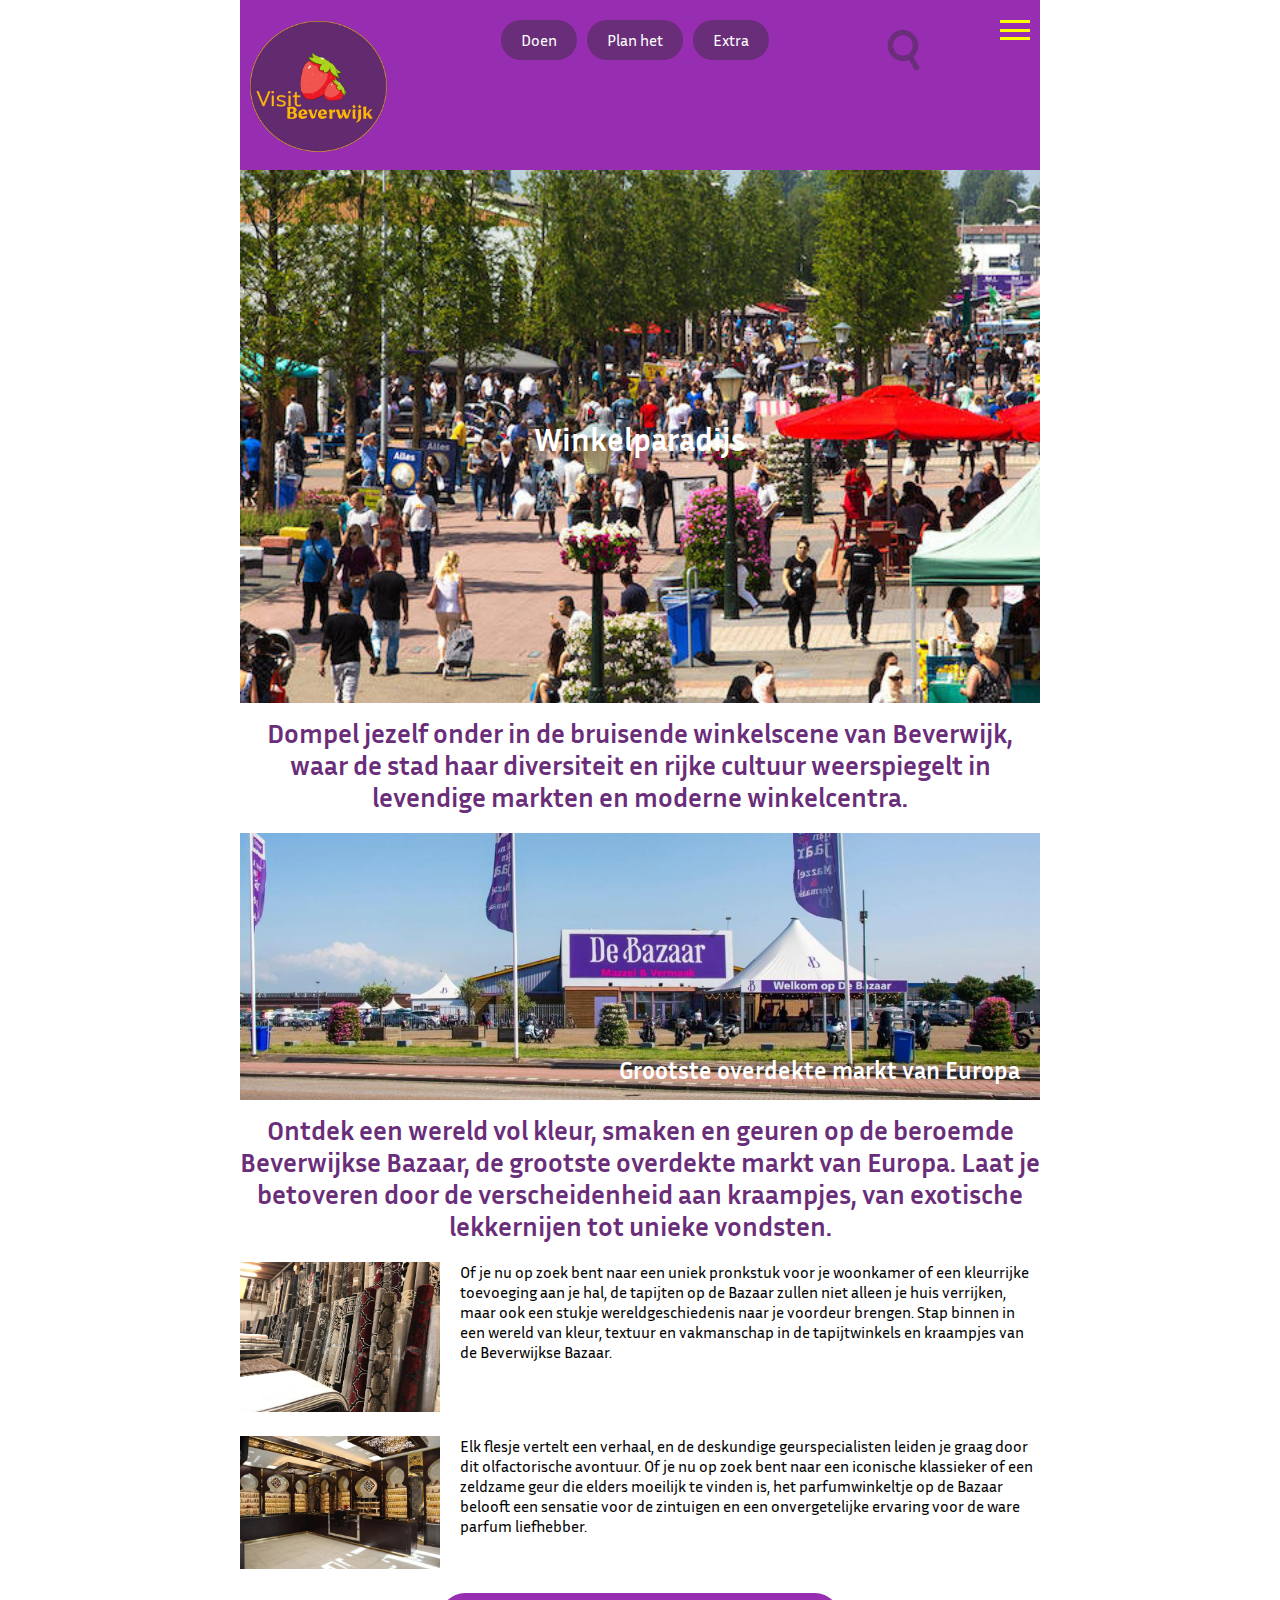
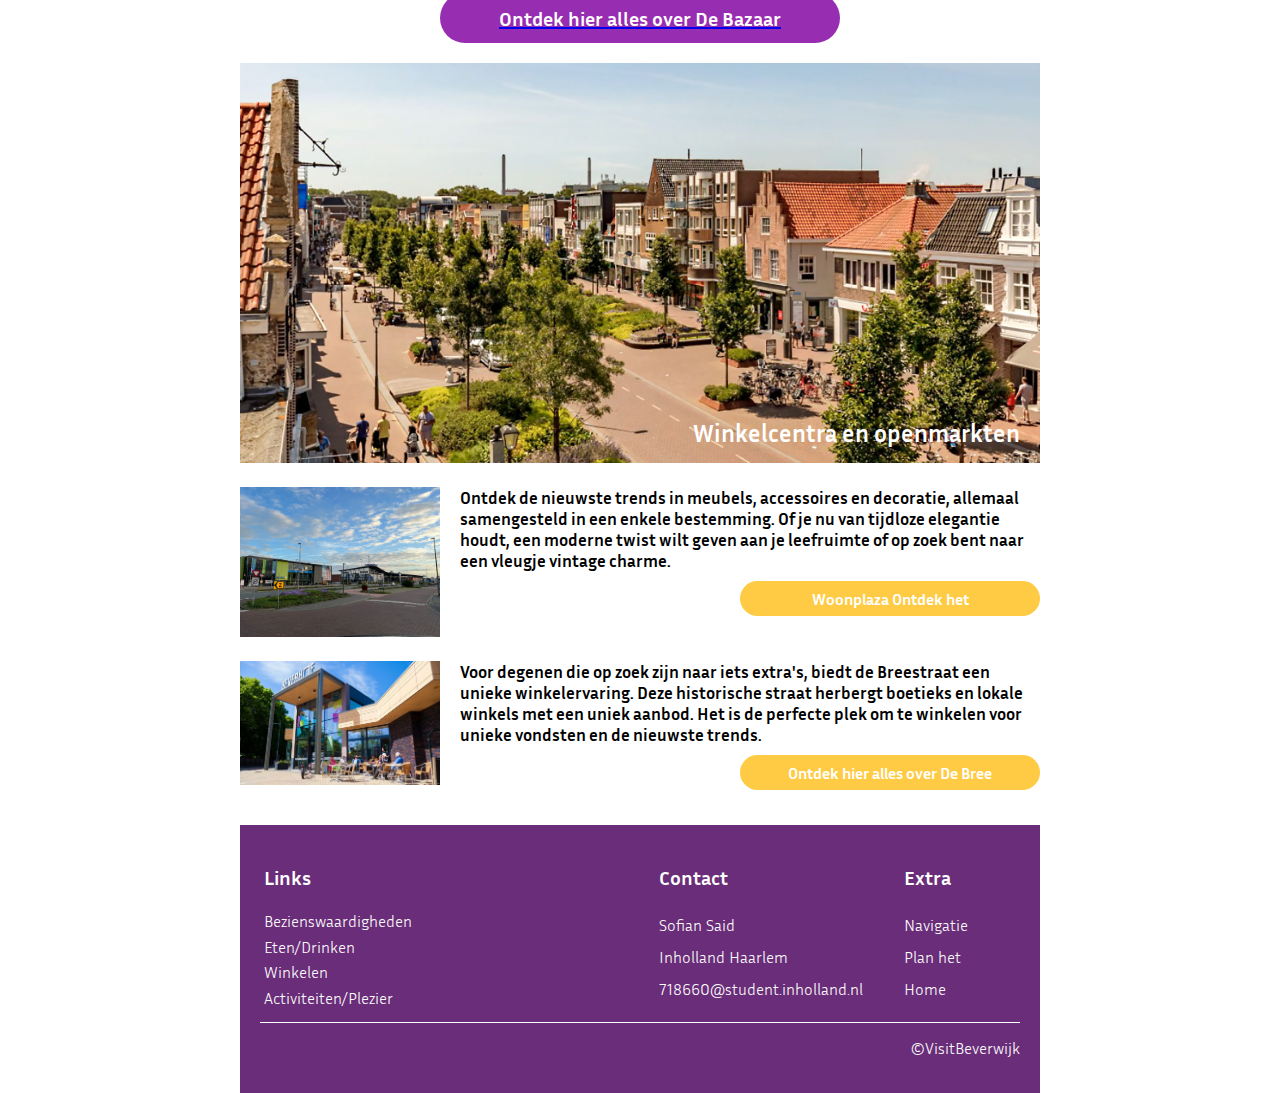
<file: winkelen.html>
<!DOCTYPE html>
<html lang="en">
<head>
    <meta charset="UTF-8">
    <meta name="viewport" content="width=device-width, initial-scale=1.0">
    <meta name="description" content="inhoud detailpagina 2">
    <meta name="author" content="Sofian Said">
    <link rel="stylesheet" href="css/detailpagina2en3.css" type="text/css">
    <link rel="icon" href="img/favicon-16x16.png" type="image/png">
    <link href="https://fonts.googleapis.com/css2?family=Inria+Sans:ital,wght@0,300;0,400;0,700;1,300;1,400;1,700&display=swap" rel="stylesheet">

    <title>Winkelen</title>
</head>
<body>
    <header id="bovenkantdetail">
        <section class="header-content">
            <a href="index.html">
            <img title="Logo" id="websitelogo" src="img/LOGOVOORWEBSITE_93x100.png" alt="Website Logo"/>
            </a>
            <nav id="mainnav" class="verticale-menu">
                <ul>
                    <li>
                        <a href="doen.html">
                            Doen
                        </a>
                    </li>
                    <li>
                        <a href="#" >
                            Plan het
                        </a>
                    </li>
                    <li>
                        <a href="#" >
                            Extra
                        </a>
                    </li>
                </ul>
            </nav>
    
            <a id="vraag" href="#" onclick="openSearch()">
                <img title="zoeklogo" src="img/zoeklogo.png" alt="Search Icon"/>
            </a>
            <script>
                function openSearch() 
                { 
                    alert("Zoek...");
                }
            </script>
        
            <input type="checkbox" id="menu-toggle">
            <label for="menu-toggle" class="hamburger">
                <span></span>
                <span></span>
                <span></span>
            </label>
    
            <nav class="menu">
                <ul>
                    <li><a href="bezienswaardigheden.html">Bezienswaardigheden</a></li>
                    <li><a href="winkelen.html">Winkelen</a></li>
                    <li><a href="eten.html">Eten/drinken</a></li>
                    <li><a href="activiteiten.html">Activiteiten</a></li>
                </ul>
            </nav>
        </section>
    </header>

        <section id="introfoto">
        <img title="bazaarboulevard" src="/img/de-bazaar-boulevard.jpg" alt="foto bazaarboulevard">
        <h1>
            <p>Winkelparadijs</p>
        </h1>
        </section>

        <p class="introtext">
            Dompel jezelf onder in de bruisende winkelscene van Beverwijk, waar de stad haar diversiteit en rijke cultuur weerspiegelt in levendige markten en moderne winkelcentra.
        </p>

        <section class="eerstefotomettext">
            <img title="ingangbazaar" src="/img/fotobazaaroutlook.jpg" alt="foto van ingangbazaar">
            <h2>Grootste overdekte markt van Europa</h2>
        </section>
    
        <p class="textondereerstefoto">
            Ontdek een wereld vol kleur, smaken en geuren op de beroemde Beverwijkse Bazaar, de grootste overdekte markt van Europa. Laat je betoveren door de verscheidenheid aan kraampjes, van exotische lekkernijen tot unieke vondsten.
        </p>

        <section id="fotosvanplek-text">
            <article class="text-foto">
                <figure class="inhoud-figure">
                    <img title="tapijt" id="tapijtwinkel" src="img/tapijtbeverwijk.jpg" alt="foto van tapijtwinkel">
                </figure>
                <article class="articlestext-inhoud">
                    <p>
                        Of je nu op zoek bent naar een uniek pronkstuk voor je woonkamer of een kleurrijke toevoeging aan je hal, de tapijten op de Bazaar zullen niet alleen je huis verrijken, maar ook een stukje wereldgeschiedenis naar je voordeur brengen. Stap binnen in een wereld van kleur, textuur en vakmanschap in de tapijtwinkels en kraampjes van de Beverwijkse Bazaar.
                    </p>
                </article>
            </article>
    
            <article class="text-foto">
                <figure class="inhoud-figure">
                    <img title="wadibros" id="wadibros" src="img/wadibros.jpg" alt="foto van parfumwinkeltje">
                </figure>
                <article class="articlestext-inhoud">
                    <p>
                        Elk flesje vertelt een verhaal, en de deskundige geurspecialisten leiden je graag door dit olfactorische avontuur. Of je nu op zoek bent naar een iconische klassieker of een zeldzame geur die elders moeilijk te vinden is, het parfumwinkeltje op de Bazaar belooft een sensatie voor de zintuigen en een onvergetelijke ervaring voor de ware parfum liefhebber.                    </p>
                </article>
            </article>

            <a href="https://debazaar.nl/" target="_blank">
            <button id="ontdekdebazaarbutton">
                Ontdek hier alles over De Bazaar
            </button>
            </a>

            <section class="tweedefotomettext">
                <img title="debree" src="/img/breeeeestraaat.jpg" alt="foto van debree">
                <h2>Winkelcentra en openmarkten</h2>
            </section>

            <section id="fotosvantweedeplek-text">
                <article class="text-tweedefoto">
                    <figure class="inhoud-figuretwee">
                        <img title="woonplaza" id="woonplaza" src="img/winkelcentra.png" alt="foto van woonplaza">
                    </figure>
                    <article class="articlestexttweede-inhoud">
                        <p>
                            Ontdek de nieuwste trends in meubels, accessoires en decoratie, allemaal samengesteld in een enkele bestemming. Of je nu van tijdloze elegantie houdt, een moderne twist wilt geven aan je leefruimte of op zoek bent naar een vleugje vintage charme.                    
                        </p>
                        <a href="https://www.fundainbusiness.nl/winkel/verhuurd/beverwijk/object-42458995-parallelweg-102-b/" target="_blank">
                        <button class="ontdekmeerbutton">Woonplaza Ontdek het</button>
                        </a>
                        </article>
                </article>
        
                <article class="text-tweedefoto">
                    <figure class="inhoud-figuretwee">
                        <img title="beverhof" id="beverhof" src="img/beverhof.jpg" alt="foto van beverhof">
                    </figure>
                    <article class="articlestexttweede-inhoud">
                        <p>
                            Voor degenen die op zoek zijn naar iets extra's, biedt de Breestraat een unieke winkelervaring. Deze historische straat herbergt boetieks en lokale winkels met een uniek aanbod. Het is de perfecte plek om te winkelen voor unieke vondsten en de nieuwste trends.                    
                        </p>
                        <a href="https://beverwijkcentrum.nl/" target="_blank">
                        <button class="ontdekmeerbutton">Ontdek hier alles over De Bree</button>
                        </a>
                        </article>
                </article>
            </section>
        
            <footer id="onderkant">
                <section class="footer-inhoud">
                    <article class="links">
                        <h3>Links</h3>
                        <ul>
                            <li><a href="bezienswaardigheden.html">Bezienswaardigheden</a></li>
                            <li><a href="eten.html">Eten/Drinken</a></li>
                            <li><a href="winkelen.html">Winkelen</a></li>
                            <li><a href="activiteiten.html">Activiteiten/Plezier</a></li>
                        </ul>
                    </article>
                    <section class="contact">
                        <h3>Contact</h3>
                        <p>Sofian Said</p>
                        <p>Inholland Haarlem</p>
                        <p>718660@student.inholland.nl</p>
        
                    </section>
                    <section class="extra">
                        <h3>Extra</h3>
                        <article>
                        <ul>
                            <li><a href="#">Navigatie</a></li>
                            <li><a href="#">Plan het</a></li>
                            <li><a href="index.html">Home</a></li>
                        </ul>
                        </article>
                    </section>
        
                </section>
                <section class="copyright">&copy;VisitBeverwijk</section>
            </footer>
        </body>
    </html>
</file>
<file: css/websitestyle.css>
@import url('https://fonts.googleapis.com/css2?family=Inria+Sans:ital,wght@0,300;0,400;0,700;1,300;1,400;1,700&display=swap');

*
    {   
        padding: 0;
        margin: 0;
        border: 0;
    }
body
    {
        width: 50em;
        margin: 0 auto;
        height: 100%;
        font-family: 'Inria Sans', sans-serif;
        position: relative;
        flex-direction: column;
    }


img
    {
    width:100px;
    }
#bovenkant
    {
        width: 100%;
        background-image: url(../img/beverwijkuitzicht.jpg);
        background-size: auto;
        background-repeat: no-repeat;
        background-position: center;

    }
#websitelogo
    {
        width: 20%;
        float:left;
    }
#mainnav
    {
        width: 60%;
        float:left;

    }

#mainnav > ul
    {
        list-style-type: none;
       
    }
#mainnav > ul > li
    {
        float: left;
    }
#mainnav.verticale-menu
    {
        margin-top: 20px;
        display: flex;
        justify-content: center;
        align-items: center;
    }
#mainnav.verticale-menu ul
{
        list-style: none;
        padding: 0;
    }
#mainnav.verticale-menu ul li {
        display: inline; 
        margin-right: 10px; 
    }

#mainnav.verticale-menu ul li a
{
    display: inline-block;
    padding: 10px 20px;
    background-color: #6A2D79;
    color: white;
    text-decoration: none;
    border-radius: 20px;
    text-transform: uppercase;
}



#vraag
{
    float: left;
    width: 5%;
    height: 5%;
    margin-right: 10px;
    margin-top: 20px;
}
#vraag > img 
{
        width: 100%;
        height: 100%;
}

#vraag:hover
{
    cursor: pointer;
}

#menu-toggle
{
    display: none;
}

.hamburger /* hamburgermenu instellinge */
{
    position: absolute;
    width: 30px;
    height: 20px;
    top: 20px;
    right: 10px;
    cursor: pointer;
    z-index: 2;

}
.hamburger span
{
    position: absolute;
    left: 0;
    right: 0;
    height: 3px;
    background-color: yellow;
}
.hamburger span:nth-child(1)
{
    top: 0;
}
.hamburger span:nth-child(2)
{
    top: 9px;
}
.hamburger span:nth-child(3)
{
    bottom: 0;
}

.menu 
{
    position: absolute;
    top: 100%;
    right: 0;
    width: 300px;
    height: 100%;
    background-color: blue;
    color: white;
    z-index: 1;
    display: none;
}
.menu ul
{
    list-style-type: none;
    padding: 0;
    margin: 0;
    position: absolute;
    z-index: 3;
    top: 30px;
    left: 0;
}
.menu ul li
{
    padding: 10px;
}

.menu ul li a
{
    color: brown;
    text-decoration: none;

}
#menu-toggle:checked ~ .menu
{
    right: 0;
    visibility: visible;
}
#menu-toggle:checked + .menu 
{
    display: block;
}

#payoff 
    {
        clear: both;
        padding-top: 250px;
        padding-bottom: 100px;
        padding-left: 50px;
        padding-right: 300px;
        color: white;
    }


#eersteintro{
    font-family: 'Inria Sans', sans-serif;
    font-weight: 700;
    font-size: 20pt;
    padding:  5px 0 30px ;
    text-align: center;
    color: #8D0EAD;
}
.lijn{
    width: 100%;
    border-top: 4px solid #FFCB44; 
    margin: 15px 0;
    padding: 0 0 10px;
}

#tweedeintro{
    font-family: 'Inria Sans', sans-serif;
    font-weight: 300;
    font-size: 18pt;
}
h1{
    margin-top: 40px;
    margin-bottom: 20px;
    font-size: 24pt;
    text-align: left;
    color: #6A2D79;
}

#ontdeksectie{
    display: flex;
    flex-direction: row;
    justify-content: space-between;
}
#assumburg a:hover, #goudsouk a:hover
{
    color: lightblue;
    text-decoration: none;
}

.article{
    flex: 0 0 48%;
    text-align: left;
    padding: 10px;
    margin-bottom: 190px;
}
.article h3
{
    color: #FFCB44;
    font-size: 20pt;
}
.article img {
    width: 100%;
    height: 100%;
}


#kennemertheatersection {
    display: flex;
    flex-wrap: wrap;
    justify-content: space-between;
    margin-left: 10px;
}
.kennemertheater
{
    color: #6A2D79;
    font-size: 24pt;
    margin-left: 10px;
}
.article-inhoud {
    width: calc(33.33% - 10px);
    margin-bottom: 20px;
    text-align: left;
}
.article-inhoud a:hover
{
    color: lightblue;
    text-decoration: none;
}
.article-inhoud img {
    display: block;
    margin-bottom: 10px;
    width: 200px;
    height: 100px;
}
#wistjedat
{
    display: flex;
    flex-direction: column;
}
#wistjedat h2
{
    color: #6A2D79;
    font-size: 24pt;
    margin-left: 10px;
}
.articletext
{
    display: flex;
    flex-direction: row;
    margin-bottom: 20px;
}
#wistjedat article
{
    display: flex;
}
.figure-inhoud
{
    flex: 0 0 auto;
    margin-right: 20px;
}
figure img
{
    width: 180px;
    max-width: 100%;
    height: 170px;
    margin-left: 10px;
}
.articles-inhoud
{
    flex: 1;
    display: flex;
    flex-direction: column;
    color: #6A2D79;
    font-weight: 700;
    font-size: 20px;
}
.articles-inhoud h3
{
    margin: 0;
    color: #FFCB44;
}
#onderkant
{
    background-color: #6A2D79;
    padding: 20px;
    color: white;
    font-family: 'Inria Sans', sans-serif;
    font-weight: 300;
}
.footer-inhoud
{
    display: flex;
    flex-direction: row;
    gap: 20px;
    padding: 10px 4px;
    max-width: 1000px;
    margin: 0 auto;
}
.links
{

flex-grow: 1;
flex-basis: 100%;
}
.links ul
{
    list-style-type: none;
    line-height: 1.6;
}
.links a
{
    color: white;
    text-decoration: none;
}
.links a:hover
{
    color: lightblue;
    text-decoration: underline;
}
.contact
{
flex-grow: 1;
flex-basis: 60%;
}
.contact p
{
    line-height: 2;
}
.extra
{

flex-grow: 1;
flex-basis: 30%;
}
.extra ul
{
    list-style-type: none;
    line-height: 2;
}
.extra a
{
    color: white;
    text-decoration: none;
}
.extra a:hover
{
    color: lightblue;
    text-decoration: underline;
}

.footer-inhoud h3
{
    margin-top: 30px;
    margin-bottom: 30px;
    font-size: 20px;
}
.copyright
{
    padding: 15px 0;
    text-align: right;
    border-top: 1px solid;
}
@media (max-width: 768px){
    body{
        width: 50em;
    }
    #bovenkant{
        background-size: cover;
    }
    #websitelogo, #mainnav{
        width: 100%;
        float: none;
    }
    #mainnav > ul, #mainnav.verticale-menu ul{
        display: flex;
        flex-direction: column;
        align-items: center;
    }
    #mainnav > ul > li, #mainnav.verticale-menu ul li {
        float: none;
        display: inline;
        margin-right: 0;
    }
    #vraag {
        float: none;
        width: auto;
        height: auto;
        margin: 0;
    }
    #menu-toggle{
        display: block;
    }
    #payoff{
        clear: both;
        padding-top: 250px;
        padding-bottom: 100px;
        padding-left: 50px;
        padding-right: 300px;
        color: white;
    }
    #eersteintro{
        font-family: 'Inria Sans', sans-serif;
        font-weight: 700;
        font-size: 20pt;
        padding:  5px 0 30px ;
        text-align: center;
        color: #8D0EAD;
    }
    .lijn{
        width: 100%;
        border-top: 4px solid #FFCB44;
        margin: 15px 0;
        padding: 0 0 10px;
    }
    #tweedeintro{
        font-family: 'Inria Sans', sans-serif;
        font-weight: 300;
        font-size: 18pt;
    }
    h1{
        margin-top: 40px;
        margin-bottom: 20px;
        font-size: 24pt;
        text-align: left;
        color: #6A2D79;
    }
    #ontdeksectie{
        display: flex;
        flex-direction: row;
        justify-content: space-between;
    }
    #assumburg a:hover, #goudsouk a:hover{
        color: lightblue;
        text-decoration: none;
    }
    .article{
        flex: 0 0 48%;
        text-align: left;
        padding: 10px;
        margin-bottom: 190px;
    }
    .article h3
    {
        color: #FFCB44;
        font-size: 20pt;
    }
    .article img {
        width: 100%;
        height: 100%;
    }
    #kennemertheatersection {
    display: flex;
    flex-wrap: wrap;
    justify-content: space-between;
    margin-left: 10px;
}
.kennemertheater
{
    color: #6A2D79;
    font-size: 24pt;
    margin-left: 10px;
}
.article-inhoud {
    width: calc(33.33% - 10px);
    margin-bottom: 20px;
    text-align: left;
}
.article-inhoud a:hover
{
    color: lightblue;
    text-decoration: none;
}
.article-inhoud img {
    display: block;
    margin-bottom: 10px;
    width: 200px;
    height: 100px;
}
#wistjedat
{
    display: flex;
    flex-direction: column;
}
#wistjedat h2
{
    color: #6A2D79;
    font-size: 24pt;
    margin-left: 10px;
}
.articletext
{
    display: flex;
    flex-direction: row;
    margin-bottom: 20px;
}
#wistjedat article
{
    display: flex;
}
.figure-inhoud
{
    flex: 0 0 auto;
    margin-right: 20px;
}
figure img
{
    width: 180px;
    max-width: 100%;
    height: 170px;
    margin-left: 10px;
}
.articles-inhoud
{
    flex: 1;
    display: flex;
    flex-direction: column;
    color: #6A2D79;
    font-weight: 700;
    font-size: 20px;
}
.articles-inhoud h3
{
    margin: 0;
    color: #FFCB44;
}
#onderkant
{
    background-color: #6A2D79;
    padding: 20px;
    color: white;
    font-family: 'Inria Sans', sans-serif;
    font-weight: 300;
}
.footer-inhoud
{
    display: flex;
    flex-direction: row;
    gap: 20px;
    padding: 10px 4px;
    max-width: 1000px;
    margin: 0 auto;
}
.links
{

flex-grow: 1;
flex-basis: 100%;
}
.links ul
{
    list-style-type: none;
    line-height: 1.6;
}
.links a
{
    color: white;
    text-decoration: none;
}
.links a:hover
{
    color: lightblue;
    text-decoration: underline;
}
.contact
{
flex-grow: 1;
flex-basis: 60%;
}
.contact p
{
    line-height: 2;
}
.extra
{

flex-grow: 1;
flex-basis: 30%;
}
.extra ul
{
    list-style-type: none;
    line-height: 2;
}
.extra a
{
    color: white;
    text-decoration: none;
}
.extra a:hover
{
    color: lightblue;
    text-decoration: underline;
}

.footer-inhoud h3
{
    margin-top: 30px;
    margin-bottom: 30px;
    font-size: 20px;
}
.copyright
{
    padding: 15px 0;
    text-align: right;
    border-top: 1px solid;
}
    }
</file>
<file: css/detailpagina2en3.css>
@import url('https://fonts.googleapis.com/css2?family=Inria+Sans:ital,wght@0,300;0,400;0,700;1,300;1,400;1,700&display=swap');

*
    {   
        padding: 0;
        margin: 0;
        border: 0;
    }
body
    {
        width: 50em;
        margin: 0 auto;
        height: 100%;
        font-family: 'Inria Sans', sans-serif;
        position: relative;
    }
#websitelogo
    {
        width: 20%;
        float:left;
    }
#bovenkantdetail
    {
        width: 100%;
        background-color: #972DB1;
        display: block;
        height: 170px;
    }
#mainnav
    {
        width: 60%;
        float:left;

    }
#mainnav a:hover
{
    background-color: #CBC3E3;
}
#mainnav ul li:hover a
{
    background-color: plum;
}
#mainnav > ul
    {
        list-style-type: none;
       
    }
#mainnav > ul > li
    {
        float: left;
    }
#mainnav.verticale-menu
    {
        margin-top: 20px;
        display: flex;
        justify-content: center;
        align-items: center;
    }
#mainnav.verticale-menu ul
{
        list-style: none;
        padding: 0;
    }
#mainnav.verticale-menu ul li {
        display: inline; 
        margin-right: 10px; 
    }

#mainnav.verticale-menu ul li a
{
    display: inline-block;
    padding: 10px 20px;
    background-color: #6A2D79;
    color: white;
    text-decoration: none;
    border-radius: 20px;
}
#vraag
{
    float: left;
    width: 5%;
    height: 5%;
    margin-right: 10px;
    margin-top: 20px;
}
#vraag > img 
{
        width: 100%;
        height: 100%;
}

#vraag:hover img
{
    cursor: pointer;
    color: #BF6BD4;
    filter: invert(50%);
}

#menu-toggle
{
    display: none;
}

.hamburger /* hamburgermenu instellinge */
{
    position: absolute;
    width: 30px;
    height: 20px;
    top: 20px;
    right: 10px;
    cursor: pointer;
    z-index: 2;

}
.hamburger span
{
    position: absolute;
    left: 0;
    right: 0;
    height: 3px;
    background-color: yellow;
}
.hamburger span:nth-child(1)
{
    top: 0;
}
.hamburger span:nth-child(2)
{
    top: 9px;
}
.hamburger span:nth-child(3)
{
    bottom: 0;
}

.menu 
{
    position: absolute;
    top: 100%;
    right: 0;
    width: 300px;
    height: 100%;
    background-color: blue;
    color: white;
    z-index: 1;
    display: none;
}
.menu ul
{
    list-style-type: none;
    padding: 0;
    margin: 0;
    position: absolute;
    z-index: 3;
    top: 30px;
    left: 0;
}
.menu ul li
{
    padding: 10px;
}

.menu ul li a
{
    color: brown;
    text-decoration: none;

}
#menu-toggle:checked ~ .menu
{
    right: 0;
}
#menu-toggle:checked + .menu 
{
    display: block;
}

#introfoto
{
    clear: both;
    width: 100%;
    text-align: center;
    position: relative;
}
#introfoto img
{
    width: 100%;
    height: auto;
}
#introfoto h1
{
    font-family: 'Inria Sans', sans-serif;
    font-weight: 700;
    position: absolute;
    top: 50%;
    left: 50%;
    transform: translate(-50%, -50%);
    white-space: nowrap;
    color: white;
}
.introtext
{
    font-family: 'Inria Sans', sans-serif;
    font-weight: 700;
    text-align: center;
    margin-top: 10px;
    margin-bottom: 20px;
    color: #6A2D79;
    font-size: 20pt;
    
}
.eerstefotomettext
{
    position: relative;
    width: 100%;
}
.eerstefotomettext img
{
    width: 100%;
    height: auto;
}
.eerstefotomettext h2
{
    position: absolute;
    bottom: 0;
    right: 0;
    margin: 20px;
    color: white;
}
.textondereerstefoto
{
    font-family: 'Inria Sans', sans-serif;
    font-weight: 700;
    text-align: center;
    margin-top: 10px;
    margin-bottom: 20px;
    color: #6A2D79;
    font-size: 20pt;
}
#eten-drinken
{
    display: flex;
    flex-direction: column;
    margin-top: 40px;
}
#eten-drinken h1
{
    color: #FFCB44;
    margin-left: 20px;
}
.vierfotos
{
    display: flex;
    flex-wrap: wrap;
    justify-content: center;
  
}
.vierfotos figure
{
    width: 50%;
    box-sizing: border-box;
    padding: 20px;

}
.vierfotos img
{
    width: 380px;
    height: 350px;
}
.vierfotos figcaption
{
    font-family: 'Inria Sans', sans-serif;
    font-weight: 700;
    color: #6A2D79;
    font-size: 22px;

}
figcaption:hover
{
    color: lightblue;
}
.vierfotos a
{
    text-decoration: none;
}

#fotosvanplek-text
{
    display: flex;
    flex-direction: column;
    gap: 20px;
}
.text-foto
{
    display: flex;
    gap: 20px;
}
.inhoud-figure
{
    flex: 0 0 auto;
}
.inhoud-figure img 
{
    width: 200px;
    height: auto;
}
.articlestext-inhoud
{
    flex: 1 1 auto;
}

#ontdekdebazaarbutton /*Button voor de bazaar */
{
    background-color: #972DB1;
    color: white;
    border-radius: 40px;
    height: 50px;
    width: 400px;
    padding: 0;
    font-size: 20px;
    font-family: 'Inria Sans', sans-serif;
    font-weight: 700;
    margin: 0 auto;
    display: block;
    text-align: center;
    margin-bottom: 0px;
    cursor: pointer;
}
#ontdekdebazaarbutton:hover
{
    background-color: #BF6BD4;
}
#ontdekdebazaarbutton:link
{
    color: black;
}
.tweedefotomettext
{
    position: relative;
    width: 100%;
}
.tweedefotomettext img
{
    width: 100%;
    height: auto;
}
.tweedefotomettext h2
{
    position: absolute;
    bottom: 0;
    right: 0;
    margin: 20px;
    color: white;
}

#fotosvantweedeplek-text
{
    display: flex;
    flex-direction: column;
    gap: 20px;
    font-family: 'Inria Sans', sans-serif;
    font-weight: 700;
    font-size: 13pt;

}
.text-tweedefoto
{
    display: flex;
    gap: 20px;
}
.inhoud-figuretwee
{
    flex: 0 0 auto;
}
.inhoud-figuretwee img 
{
    width: 200px;
    height: auto;
}
.articlestexttweede-inhoud
{
    flex: 1 1 auto;
}
.ontdekmeerbutton
{
    font-family: 'Inria Sans', sans-serif;
    font-weight: 700;
    font-size: 16px;
    background-color: #FFCB44;
    color: white;
    border-radius: 40px;
    height: 35px;
    width: 300px;
    padding: 0;
    float: right;
    margin-top: 10px;
    cursor: pointer;
}
.ontdekmeerbutton:hover
{
    background-color: #FFDB7D;
}
.ontdektekst
{
    font-family: 'Inria Sans', sans-serif;
    font-weight: 700;
    text-align: center;
    color: #FFCB44;
    font-size: 22pt;
    margin-top: 40px;
    margin-bottom: 20px;
}

#ontdekfotos
{
    display: flex;
    justify-content: space-between;
    gap: 20px;
}
#ontdekfotos figure
{
   position: relative;
   width: 33.33%;
   height: auto;
}
#ontdekfotos img
{
    max-width: 100%;
    height: 100%;
}
#ontdekfotos figcaption
{
    position: absolute;
    top: 50%;
    left: 50%;
    transform: translate(-50%, -50%);
    color: white;
}

#tips-section
{
    font-size: 24px;
    font-family: 'Inria Sans', sans-serif;
    font-weight: 700;
    margin-left: 45px;
}
.tips
{
    color: #972DB1;
}
.tips a:hover
{
    color: lightblue;
}
.tips a:active
{
    color: darkmagenta;
}
#tips-section h1
{
    color: #FFCB44;
}
#onderkant
{
    margin-top: 15px;
    background-color: #6A2D79;
    padding: 20px;
    color: white;
    font-family: 'Inria Sans', sans-serif;
    font-weight: 300;
}
.footer-inhoud
{
    display: flex;
    flex-direction: row;
    gap: 20px;
    padding: 10px 4px;
    max-width: 1000px;
    margin: 0 auto;
}
.links
{

flex-grow: 1;
flex-basis: 100%;
}
.links ul
{
    list-style-type: none;
    line-height: 1.6;
    text-indent: 0;
    word-spacing: 0;
    letter-spacing: 0;
}
.links a
{
    color: white;
    text-decoration: none;
}
.links a:hover
{
    color: lightblue;
    text-decoration: underline;
}
.contact
{
flex-grow: 1;
flex-basis: 60%;
}
.contact p
{
    line-height: 2;
}
.extra
{

flex-grow: 1;
flex-basis: 30%;
}
.extra ul
{
    list-style-type: none;
    line-height: 2;
}
.extra a
{
    color: white;
    text-decoration: none;
}
.extra a:hover
{
    color: lightblue;
    text-decoration: underline;
}

.footer-inhoud h3
{
    margin-top: 10px;
    margin-bottom: 20px;
    font-size: 20px;
}
.copyright
{
    padding: 15px 0;
    text-align: right;
    border-top: 1px solid;
}
</file>
<file: css/doen.css>
@import url('https://fonts.googleapis.com/css2?family=Inria+Sans:ital,wght@0,300;0,400;0,700;1,300;1,400;1,700&display=swap');
*
    {   
        padding: 0;
        margin: 0;
        border: 0;
    }
body
    {
        width: 50em;
        margin: 0 auto;
        height: 100%;
        font-family: 'Inria Sans', sans-serif;
        position: relative;
    }
body.form-body
{
    background-color: white;
}
#websitelogo
    {
        width: 20%;
        float:left;
    }
#bovenkantdetail
    {
        width: 100%;
        background-color: #972DB1;
        display: block;
        height: 170px;

    }
    #mainnav
    {
        width: 60%;
        float:left;

    }
#mainnav > ul
    {
        list-style-type: none;
       
    }
#mainnav > ul > li
    {
        float: left;
    }
#mainnav.verticale-menu
    {
        margin-top: 20px;
        display: flex;
        justify-content: center;
        align-items: center;
    }
#mainnav.verticale-menu ul
{
        list-style: none;
        padding: 0;
    }
#mainnav.verticale-menu ul li {
        display: inline; 
        margin-right: 10px; 
    }

#mainnav.verticale-menu ul li a
{
    display: inline-block;
    padding: 10px 20px;
    background-color: #6A2D79;
    color: white;
    text-decoration: none;
    border-radius: 20px;
}
#vraag
{
    float: left;
    width: 5%;
    height: 5%;
    margin-right: 10px;
    margin-top: 20px;
}
#vraag > img 
{
        width: 100%;
        height: 100%;
}

#vraag:hover
{
    cursor: pointer;
}

#menu-toggle
{
    display: none;
}

.hamburger /* hamburgermenu instellinge */
{
    position: absolute;
    width: 30px;
    height: 20px;
    top: 20px;
    right: 10px;
    cursor: pointer;
    z-index: 2;

}
.hamburger span
{
    position: absolute;
    left: 0;
    right: 0;
    height: 3px;
    background-color: yellow;
}
.hamburger span:nth-child(1)
{
    top: 0;
}
.hamburger span:nth-child(2)
{
    top: 9px;
}
.hamburger span:nth-child(3)
{
    bottom: 0;
}

.menu 
{
    position: absolute;
    top: 100%;
    right: 0;
    width: 300px;
    height: 100%;
    background-color: blue;
    color: white;
    z-index: 1;
    display: none;
}
.menu ul
{
    list-style-type: none;
    padding: 0;
    margin: 0;
    position: absolute;
    z-index: 3;
    top: 30px;
    left: 0;
}
.menu ul li
{
    padding: 10px;
}

.menu ul li a
{
    color: brown;
    text-decoration: none;

}
#menu-toggle:checked ~ .menu
{
    right: 0;
}
#menu-toggle:checked + .menu 
{
    display: block;
}
#introfoto
{
    clear: both;
    width: 100%;
    text-align: center;
    position: relative;
}
#introfoto img
{
    width: 100%;
    height: 400px;
}
#introfoto h1
{
    font-size: 30px;
    font-family: 'Inria Sans', sans-serif;
    font-weight: 700;
    position: absolute;
    top: 100px;
    left: 50%;
    transform: translate(-50%, -50%);
    white-space: nowrap;
    color: white;
}
#contact
{
    display: flex;
    flex-wrap: wrap;
    max-width: 100%;
    margin: 0 auto;
    padding: 20px;
    border-color: currentColor;
    border-style: none;
    border-width: 0;

}
form
{
    flex: 1;
    margin-right: 40px;
}
.contactinfo
{
    font-size: 27px;
    margin-bottom: 30px;
}
h2
{
    font-size: 30px;
    color:#FFB800;
}
p
{
    font-size: 20px;
}
fieldset
{
    border: 0px solid;
    margin-bottom: 20px;
    border-radius: 0;
    padding: 5px;
}
legend
{
    font-size: 18px;
    font-weight: bold;
}

label
{

    flex: 1;
}
input[type="text"]
{
    padding: 5px;
    border: 1px solid #000;
    margin-bottom: 10px;
    display: block;
}
input[type="email"], input[type="tel"]
{
    padding: 5px;
    outline: #000;
    border: 1px solid #000;
    display: block;
    margin-bottom: 10px;
}
textarea
{
    outline: #000;
    border: 1px solid #000;
    padding: 10px;
    margin-top: 15px;
    margin-bottom: 20px;
}
#contact button
{
    background-color: #972DB1;
    color: white;
    border-radius: 40px;
    height: 50px;
    width: 150px;
    padding: 0;
    font-size: 20px;
    font-family: 'Inria Sans', sans-serif;
    font-weight: 700;
    margin: 0 auto;
    text-align: center;
    margin-bottom: 0px;
    cursor: pointer;
}
#contact button:hover
{
    background-color: #BF6BD4;
}
#doenintro
{
    display: flex;
    align-items: center;
    clear: both;
    justify-content: flex-start;
}
.articledoen{

    margin-left: 50px;
    flex: 1;
    display: flex;
    flex-direction: row;
}
.articledoen img{
   height: auto;
   width: 60%;
   margin-right: 10px;
   float: left;
   margin-bottom: 40px;

}
#doen p
{
    font-family: 'Inria Sans', sans-serif;
    font-weight: 700;
    margin: 0;
    flex: 1;
    display: flex;
    align-items: center;
    font-size: 20px;
    color: #65027E;
    letter-spacing: none;
    line-height: none;
    text-indent: none;
    word-spacing: none;
}
#vier-articles
{
    display: flex;
    align-items: center;
    margin: 10px 0;
    flex-direction: row;
}
#vier-articles img
{
    margin-right: 20px;
    width: 250px;
    height: 100%;
}
.vierarticlestext
{
    flex: 1;
}
.vierarticlestext h2 a
{
    text-decoration: none;
    color: #FFB800;
}
.vierarticlestext h2 a:hover
{
    color: #972DB1;
}
.vierarticlestext p 
{
    margin-top: 10px;
}
.vierarticlestext p::first-letter
{
    color: black;
}
#onderkant
{
    margin-top: 15px;
    background-color: #6A2D79;
    padding: 20px;
    color: white;
    font-family: 'Inria Sans', sans-serif;
    font-weight: 300;
}
.footer-inhoud
{
    display: flex;
    flex-direction: row;
    gap: 20px;
    padding: 10px 4px;
    max-width: 1000px;
    margin: 0 auto;
}
.links
{

flex-grow: 1;
flex-basis: 100%;
}
.links ul
{
    list-style-type: none;
    line-height: 1.6;
}
.links a
{
    color: white;
    text-decoration: none;
}
.links a:hover
{
    color: lightblue;
    text-decoration: underline;
}
.contact
{
flex-grow: 1;
flex-basis: 60%;
}
.contact p
{
    line-height: 2;
}
.extra
{

flex-grow: 1;
flex-basis: 30%;
}
.extra ul
{
    list-style-type: none;
    line-height: 2;
}
.extra a
{
    color: white;
    text-decoration: none;
}
.extra a:hover
{
    color: lightblue;
    text-decoration: underline;
}

.footer-inhoud h3
{
    margin-top: 10px;
    margin-bottom: 20px;
    font-size: 20px;
}
.copyright
{
    padding: 15px 0;
    text-align: right;
    border-top: 1px solid;
}

@media (max-width: 768px)
{
    body{
        width: 100%;
    }

    #websitelogo{
        width: 30%;
        float: none;
        margin: 0 auto;
    }
    #bovenkantdetail
    {
        height: 200px;
    }

    #mainnav{
        width: 100%;
        float: none;
        text-align: center;
    }

    #mainnav ul{
        margin-top: 10px;
        text-align: center;
    }
    
    #mainnav ul li{
        display: inline;
        margin-bottom: 10px;
    }

    #mainnav.verticale-menu{
        display: block;
        text-align: center;
    }

    #mainnav.verticale-menu ul li{
        display: inline;
        margin-right: 10px;
    }

    #vraag{
        width: 10%;
        float: right;
        margin-top: 20px;
        margin-right: 25px;
        
    }

    form{
        flex: none;
        margin: 0;
    }
    .contactinfo{
        font-size: 15px;
        margin-bottom: 20px;
    }
    h2{
        font-size: 15px;
    }
    p{
        font-size: 10px;
    }
    fieldset{
        margin-bottom: 8px;
        border-radius: 8px;
        padding: 10px;
    }
    legend{
        font-size: 14px;
    }
    label{
        flex: none;
    }
    input[type="text"], input[type="email"], input[type="tel"]{
        padding: 5px;
        margin-bottom: 8px;
        display: block;
        width: 50%;
    }
    textarea{
        outline: #000;
  
        padding: 10px;
        margin-top: 10px;
        margin-bottom: 10px;
        width: 70%;
    }
    #contact button{
        width: 70%;
        margin-bottom: 10px;
    }
    #onderkant
    {
        margin-top: 15px;
        background-color: #6A2D79;
        padding: 10px;
        color: white;
        font-family: 'Inria Sans', sans-serif;
        font-weight: 300;
    }
    .footer-inhoud
    {
        flex-direction: column;
        gap: 10px;
        padding: 10px 4px;
        max-width: none;
        margin: 0 auto;
    }
    .links
    {

    flex-grow: 1;
    flex-basis: 100%;
    }
    .links ul
    {
        list-style-type: none;
        line-height: 1.6;
    }
    .links a
    {
        color: white;
        text-decoration: none;
    }
    .links a:hover
    {
        color: lightblue;
        text-decoration: underline;
    }
    .contact
    {
    flex-grow: 1;
    flex-basis: 60%;
    }
    .contact p
    {
        line-height: 2;
    }
    .extra
    {

    flex-grow: 1;
    flex-basis: 30%;
    }
    .extra ul
    {
        list-style-type: none;
        line-height: 2;
    }
    .extra a
    {
        color: white;
        text-decoration: none;
    }
    .extra a:hover
    {
        color: lightblue;
        text-decoration: underline;
    }

    .footer-inhoud h3
    {
        margin-top: 10px;
        margin-bottom: 10px;
        font-size: 16px;
    }
    .copyright
    {
        padding: 15px 0;
        text-align: left;
        border-top: 1px solid;
    }
}
</file>
